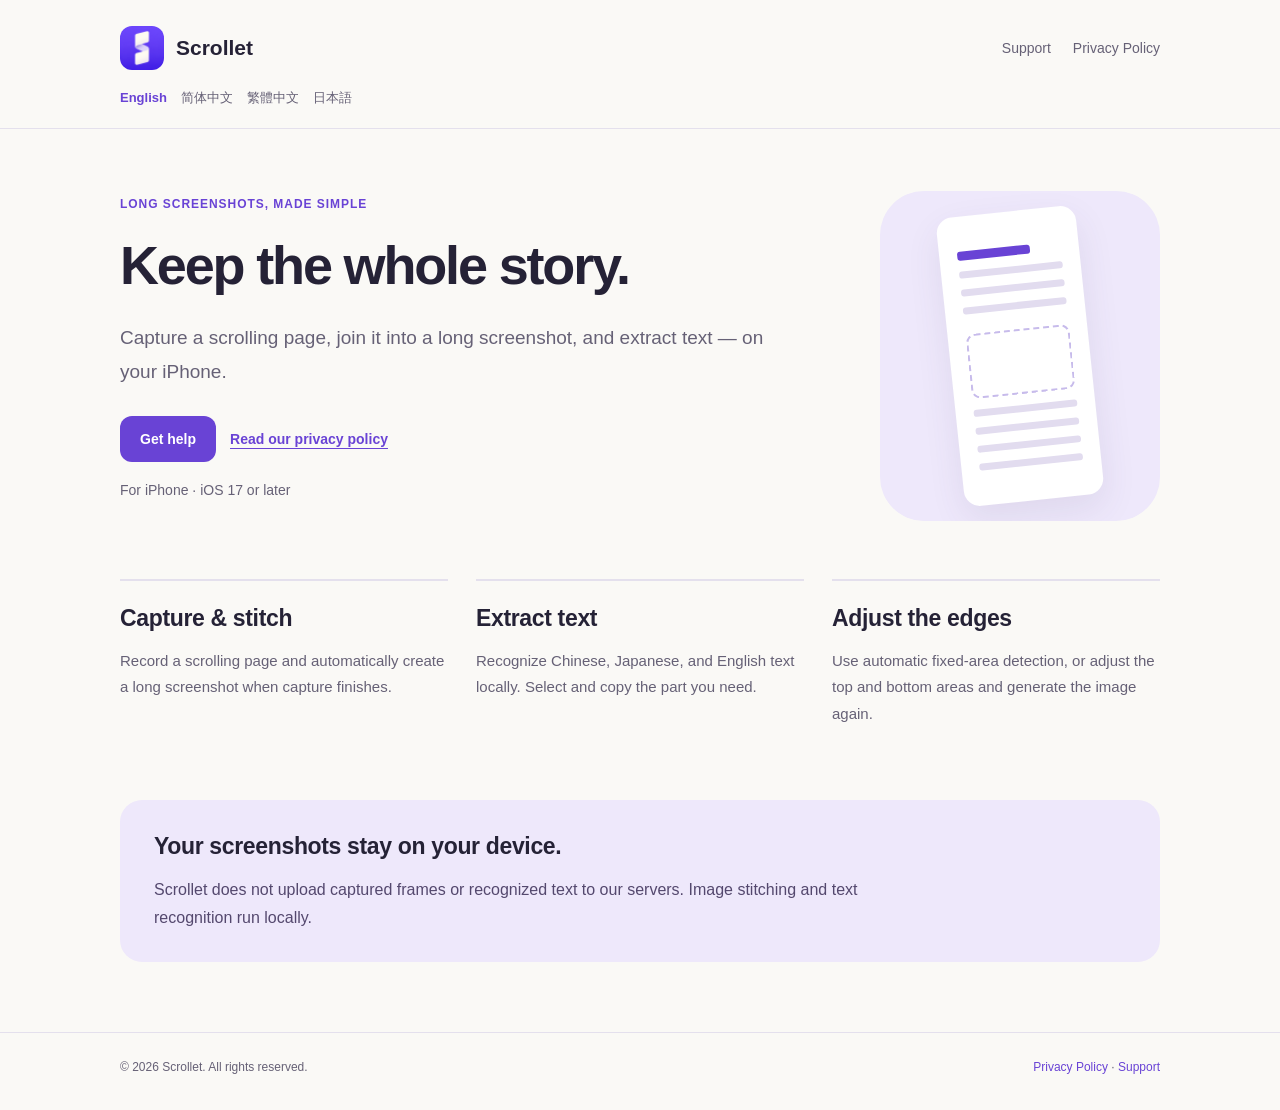
<file: index.html>
<!doctype html>
<html lang="en"><head><meta charset="utf-8"><meta name="viewport" content="width=device-width,initial-scale=1"><meta name="color-scheme" content="light"><title>Scrollet</title><meta name="description" content="Scrollet does not upload captured frames or recognized text to our servers. Image stitching and text recognition run locally."><link rel="icon" href="assets/icon.png"><link rel="stylesheet" href="assets/style.css"></head><body><a class="skip" href="#main">Skip to content</a><header><div class="wrap"><div class="top"><a class="brand" href="index.html"><img src="assets/icon.png" alt="" width="44" height="44">Scrollet</a><nav aria-label="Home"><a href="support.html">Support</a><a href="privacy.html">Privacy Policy</a></nav></div><div class="langs"><a href="index.html" lang="en" hreflang="en" aria-current="true">English</a><a href="zh-Hans/index.html" lang="zh-Hans" hreflang="zh-Hans">简体中文</a><a href="zh-Hant/index.html" lang="zh-Hant" hreflang="zh-Hant">繁體中文</a><a href="ja/index.html" lang="ja" hreflang="ja">日本語</a></div></div></header><main id="main" class="wrap"><div class="hero"><div><p class="eyebrow">LONG SCREENSHOTS, MADE SIMPLE</p><h1>Keep the whole story.</h1><p class="lead">Capture a scrolling page, join it into a long screenshot, and extract text — on your iPhone.</p><div class="actions"><a class="button" href="support.html">Get help</a><a class="secondary" href="privacy.html">Read our privacy policy</a></div><p class="meta">For iPhone · iOS 17 or later</p></div><div class="illustration" aria-hidden="true"><div class="ribbon"><span></span><span></span><span></span><span></span><i></i><span></span><span></span><span></span><span></span></div></div></div><div class="features"><article><h2>Capture &amp; stitch</h2><p>Record a scrolling page and automatically create a long screenshot when capture finishes.</p></article><article><h2>Extract text</h2><p>Recognize Chinese, Japanese, and English text locally. Select and copy the part you need.</p></article><article><h2>Adjust the edges</h2><p>Use automatic fixed-area detection, or adjust the top and bottom areas and generate the image again.</p></article></div><aside class="notice"><h2>Your screenshots stay on your device.</h2><p>Scrollet does not upload captured frames or recognized text to our servers. Image stitching and text recognition run locally.</p></aside></main><footer><div class="wrap foot"><span>© 2026 Scrollet. All rights reserved.</span><span><a href="privacy.html">Privacy Policy</a> · <a href="support.html">Support</a></span></div></footer></body></html>
</file>
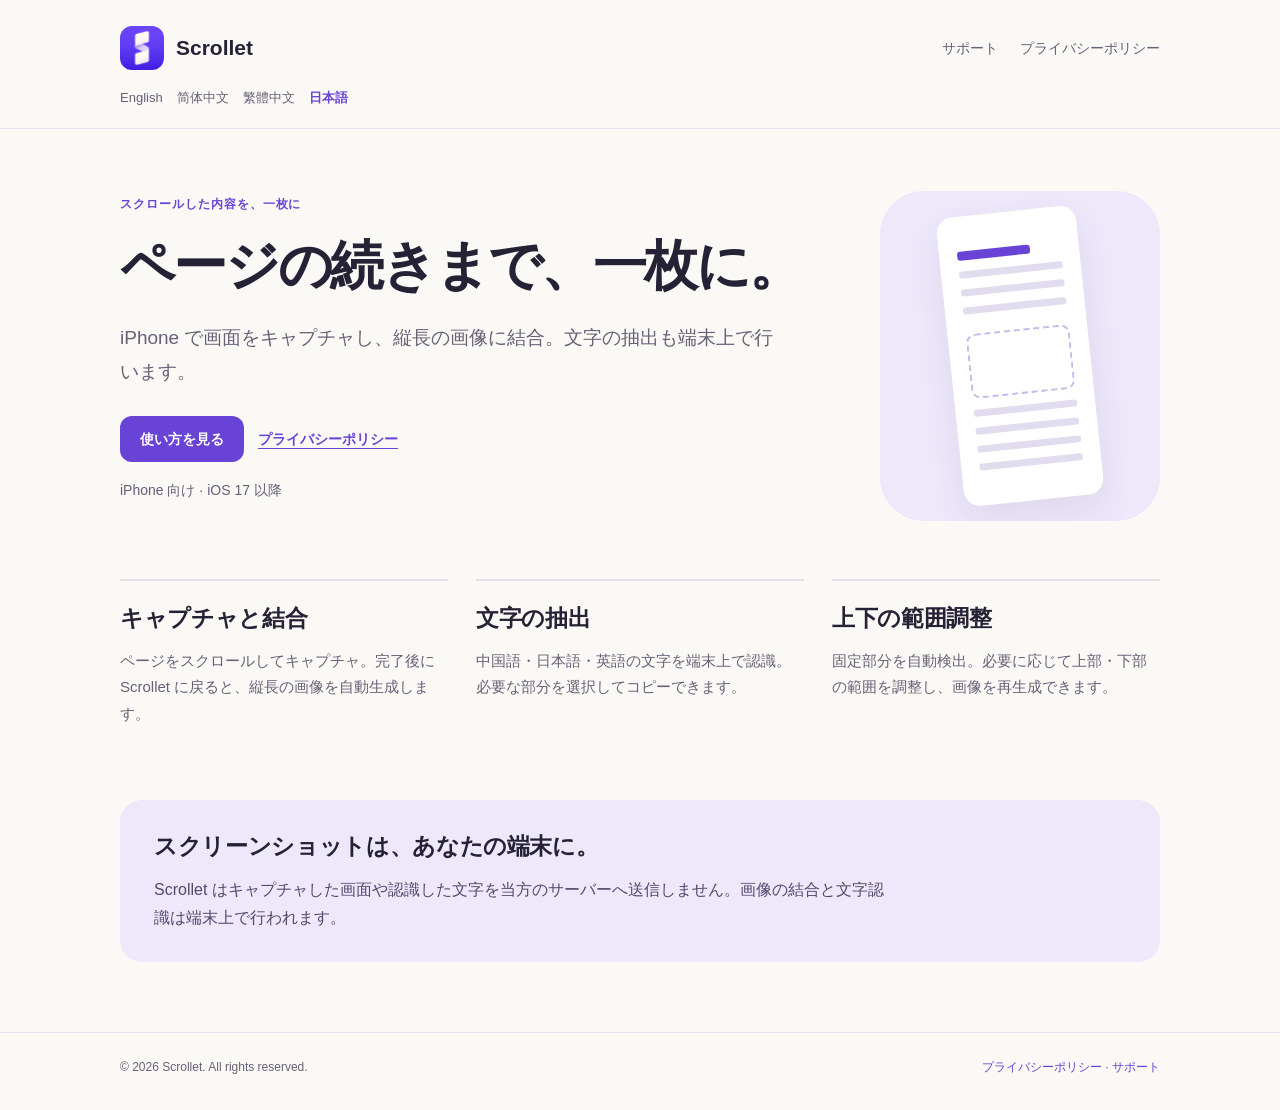
<file: ja/index.html>
<!doctype html>
<html lang="ja"><head><meta charset="utf-8"><meta name="viewport" content="width=device-width,initial-scale=1"><meta name="color-scheme" content="light"><title>Scrollet</title><meta name="description" content="Scrollet はキャプチャした画面や認識した文字を当方のサーバーへ送信しません。画像の結合と文字認識は端末上で行われます。"><link rel="icon" href="../assets/icon.png"><link rel="stylesheet" href="../assets/style.css"></head><body><a class="skip" href="#main">本文へ移動</a><header><div class="wrap"><div class="top"><a class="brand" href="index.html"><img src="../assets/icon.png" alt="" width="44" height="44">Scrollet</a><nav aria-label="ホーム"><a href="support.html">サポート</a><a href="privacy.html">プライバシーポリシー</a></nav></div><div class="langs"><a href="../index.html" lang="en" hreflang="en">English</a><a href="../zh-Hans/index.html" lang="zh-Hans" hreflang="zh-Hans">简体中文</a><a href="../zh-Hant/index.html" lang="zh-Hant" hreflang="zh-Hant">繁體中文</a><a href="../ja/index.html" lang="ja" hreflang="ja" aria-current="true">日本語</a></div></div></header><main id="main" class="wrap"><div class="hero"><div><p class="eyebrow">スクロールした内容を、一枚に</p><h1>ページの続きまで、一枚に。</h1><p class="lead">iPhone で画面をキャプチャし、縦長の画像に結合。文字の抽出も端末上で行います。</p><div class="actions"><a class="button" href="support.html">使い方を見る</a><a class="secondary" href="privacy.html">プライバシーポリシー</a></div><p class="meta">iPhone 向け · iOS 17 以降</p></div><div class="illustration" aria-hidden="true"><div class="ribbon"><span></span><span></span><span></span><span></span><i></i><span></span><span></span><span></span><span></span></div></div></div><div class="features"><article><h2>キャプチャと結合</h2><p>ページをスクロールしてキャプチャ。完了後に Scrollet に戻ると、縦長の画像を自動生成します。</p></article><article><h2>文字の抽出</h2><p>中国語・日本語・英語の文字を端末上で認識。必要な部分を選択してコピーできます。</p></article><article><h2>上下の範囲調整</h2><p>固定部分を自動検出。必要に応じて上部・下部の範囲を調整し、画像を再生成できます。</p></article></div><aside class="notice"><h2>スクリーンショットは、あなたの端末に。</h2><p>Scrollet はキャプチャした画面や認識した文字を当方のサーバーへ送信しません。画像の結合と文字認識は端末上で行われます。</p></aside></main><footer><div class="wrap foot"><span>© 2026 Scrollet. All rights reserved.</span><span><a href="privacy.html">プライバシーポリシー</a> · <a href="support.html">サポート</a></span></div></footer></body></html>
</file>
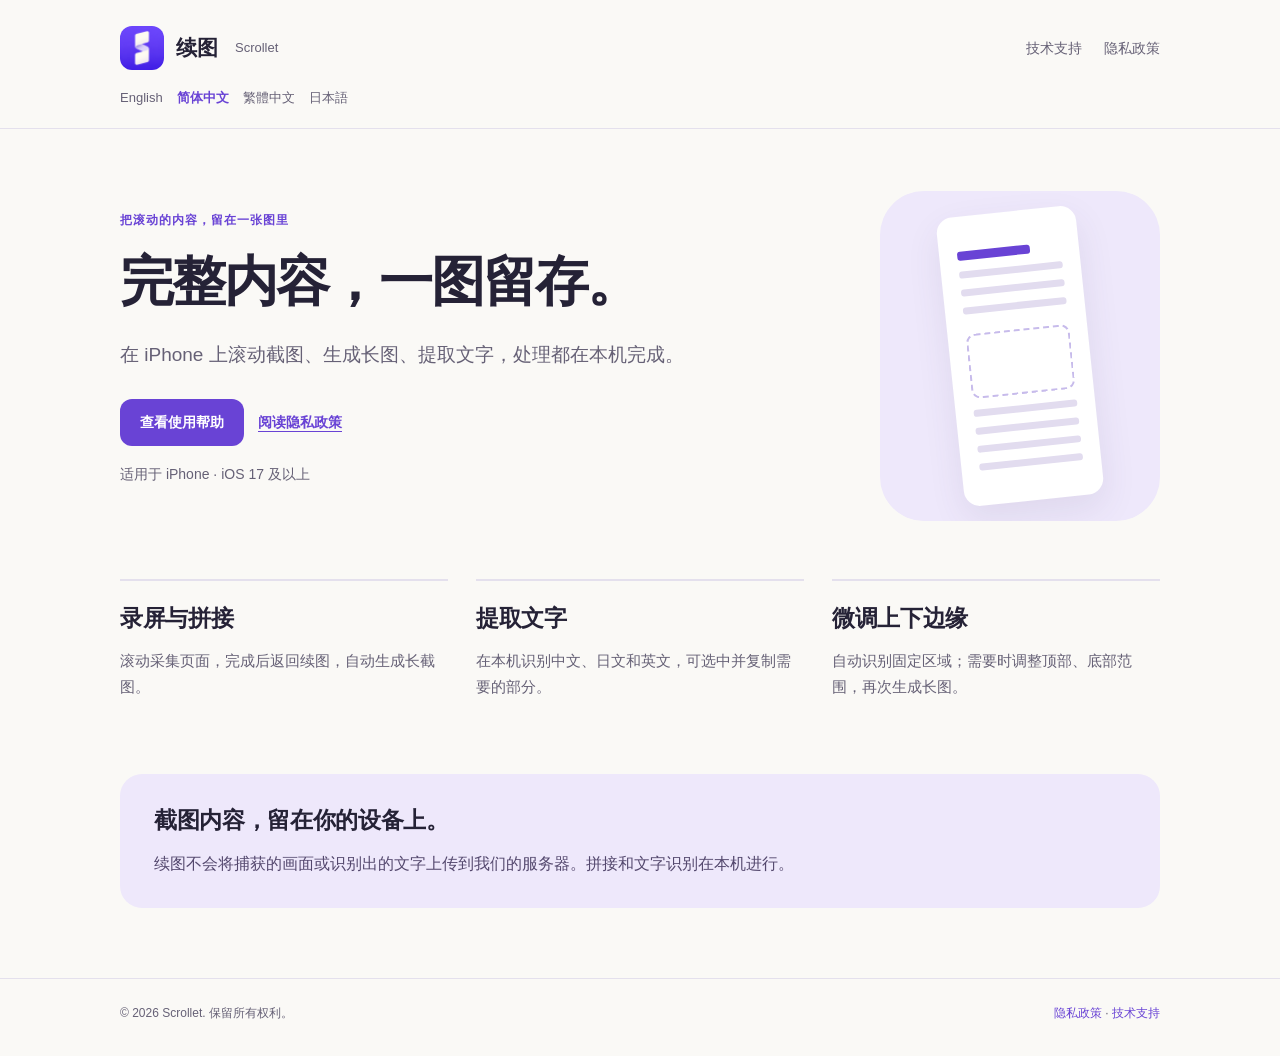
<file: zh-Hans/index.html>
<!doctype html>
<html lang="zh-Hans"><head><meta charset="utf-8"><meta name="viewport" content="width=device-width,initial-scale=1"><meta name="color-scheme" content="light"><title>续图</title><meta name="description" content="续图不会将捕获的画面或识别出的文字上传到我们的服务器。拼接和文字识别在本机进行。"><link rel="icon" href="../assets/icon.png"><link rel="stylesheet" href="../assets/style.css"></head><body><a class="skip" href="#main">跳到正文</a><header><div class="wrap"><div class="top"><a class="brand" href="index.html"><img src="../assets/icon.png" alt="" width="44" height="44">续图<small>Scrollet</small></a><nav aria-label="首页"><a href="support.html">技术支持</a><a href="privacy.html">隐私政策</a></nav></div><div class="langs"><a href="../index.html" lang="en" hreflang="en">English</a><a href="../zh-Hans/index.html" lang="zh-Hans" hreflang="zh-Hans" aria-current="true">简体中文</a><a href="../zh-Hant/index.html" lang="zh-Hant" hreflang="zh-Hant">繁體中文</a><a href="../ja/index.html" lang="ja" hreflang="ja">日本語</a></div></div></header><main id="main" class="wrap"><div class="hero"><div><p class="eyebrow">把滚动的内容，留在一张图里</p><h1>完整内容，一图留存。</h1><p class="lead">在 iPhone 上滚动截图、生成长图、提取文字，处理都在本机完成。</p><div class="actions"><a class="button" href="support.html">查看使用帮助</a><a class="secondary" href="privacy.html">阅读隐私政策</a></div><p class="meta">适用于 iPhone · iOS 17 及以上</p></div><div class="illustration" aria-hidden="true"><div class="ribbon"><span></span><span></span><span></span><span></span><i></i><span></span><span></span><span></span><span></span></div></div></div><div class="features"><article><h2>录屏与拼接</h2><p>滚动采集页面，完成后返回续图，自动生成长截图。</p></article><article><h2>提取文字</h2><p>在本机识别中文、日文和英文，可选中并复制需要的部分。</p></article><article><h2>微调上下边缘</h2><p>自动识别固定区域；需要时调整顶部、底部范围，再次生成长图。</p></article></div><aside class="notice"><h2>截图内容，留在你的设备上。</h2><p>续图不会将捕获的画面或识别出的文字上传到我们的服务器。拼接和文字识别在本机进行。</p></aside></main><footer><div class="wrap foot"><span>© 2026 Scrollet. 保留所有权利。</span><span><a href="privacy.html">隐私政策</a> · <a href="support.html">技术支持</a></span></div></footer></body></html>
</file>
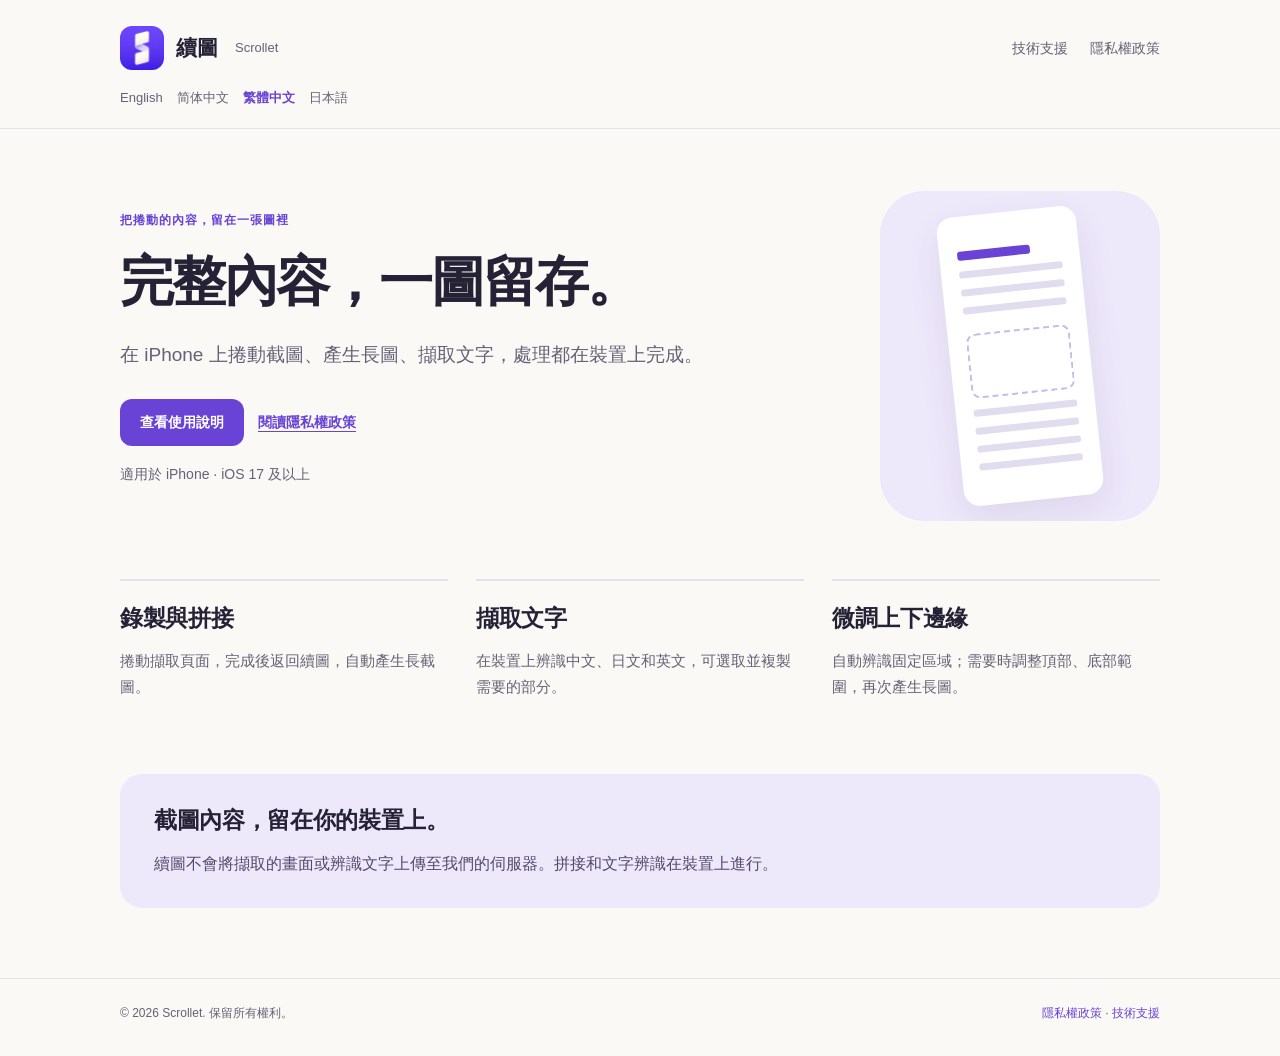
<file: zh-Hant/index.html>
<!doctype html>
<html lang="zh-Hant"><head><meta charset="utf-8"><meta name="viewport" content="width=device-width,initial-scale=1"><meta name="color-scheme" content="light"><title>續圖</title><meta name="description" content="續圖不會將擷取的畫面或辨識文字上傳至我們的伺服器。拼接和文字辨識在裝置上進行。"><link rel="icon" href="../assets/icon.png"><link rel="stylesheet" href="../assets/style.css"></head><body><a class="skip" href="#main">跳至正文</a><header><div class="wrap"><div class="top"><a class="brand" href="index.html"><img src="../assets/icon.png" alt="" width="44" height="44">續圖<small>Scrollet</small></a><nav aria-label="首頁"><a href="support.html">技術支援</a><a href="privacy.html">隱私權政策</a></nav></div><div class="langs"><a href="../index.html" lang="en" hreflang="en">English</a><a href="../zh-Hans/index.html" lang="zh-Hans" hreflang="zh-Hans">简体中文</a><a href="../zh-Hant/index.html" lang="zh-Hant" hreflang="zh-Hant" aria-current="true">繁體中文</a><a href="../ja/index.html" lang="ja" hreflang="ja">日本語</a></div></div></header><main id="main" class="wrap"><div class="hero"><div><p class="eyebrow">把捲動的內容，留在一張圖裡</p><h1>完整內容，一圖留存。</h1><p class="lead">在 iPhone 上捲動截圖、產生長圖、擷取文字，處理都在裝置上完成。</p><div class="actions"><a class="button" href="support.html">查看使用說明</a><a class="secondary" href="privacy.html">閱讀隱私權政策</a></div><p class="meta">適用於 iPhone · iOS 17 及以上</p></div><div class="illustration" aria-hidden="true"><div class="ribbon"><span></span><span></span><span></span><span></span><i></i><span></span><span></span><span></span><span></span></div></div></div><div class="features"><article><h2>錄製與拼接</h2><p>捲動擷取頁面，完成後返回續圖，自動產生長截圖。</p></article><article><h2>擷取文字</h2><p>在裝置上辨識中文、日文和英文，可選取並複製需要的部分。</p></article><article><h2>微調上下邊緣</h2><p>自動辨識固定區域；需要時調整頂部、底部範圍，再次產生長圖。</p></article></div><aside class="notice"><h2>截圖內容，留在你的裝置上。</h2><p>續圖不會將擷取的畫面或辨識文字上傳至我們的伺服器。拼接和文字辨識在裝置上進行。</p></aside></main><footer><div class="wrap foot"><span>© 2026 Scrollet. 保留所有權利。</span><span><a href="privacy.html">隱私權政策</a> · <a href="support.html">技術支援</a></span></div></footer></body></html>
</file>
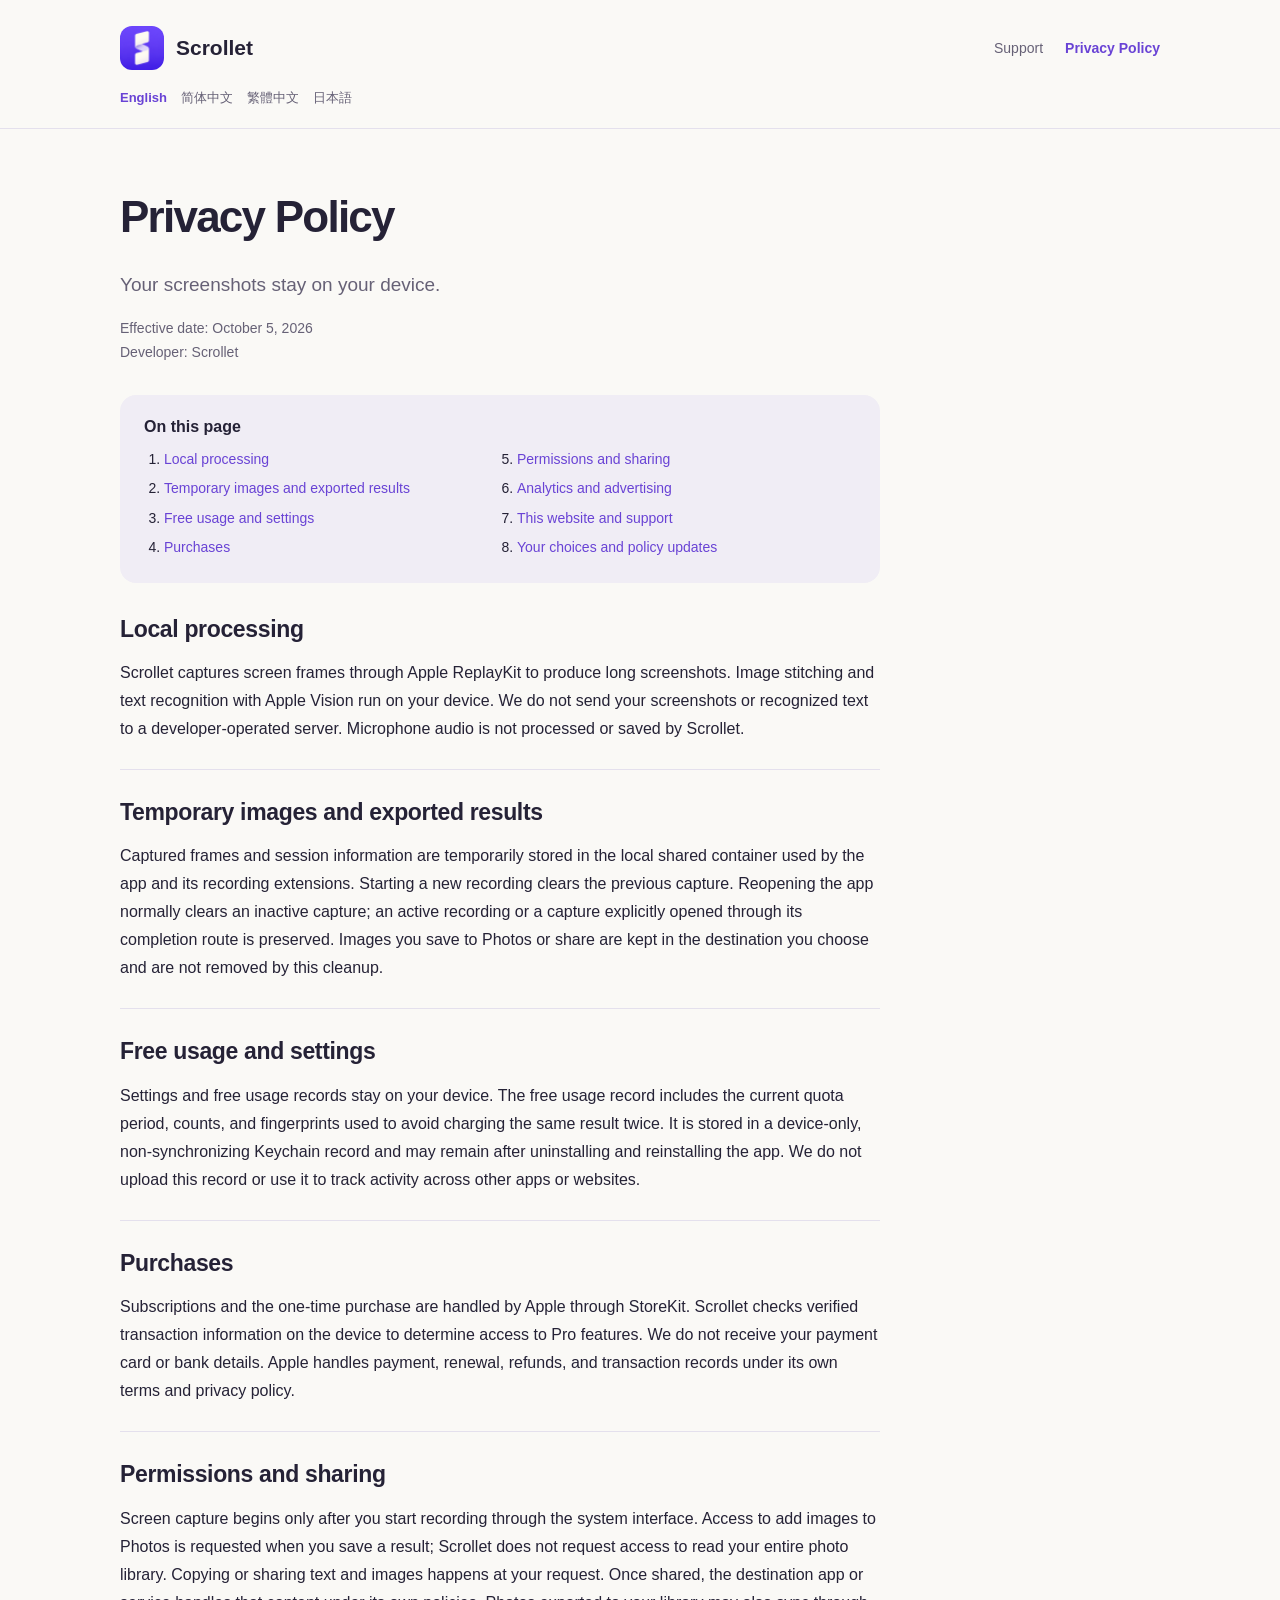
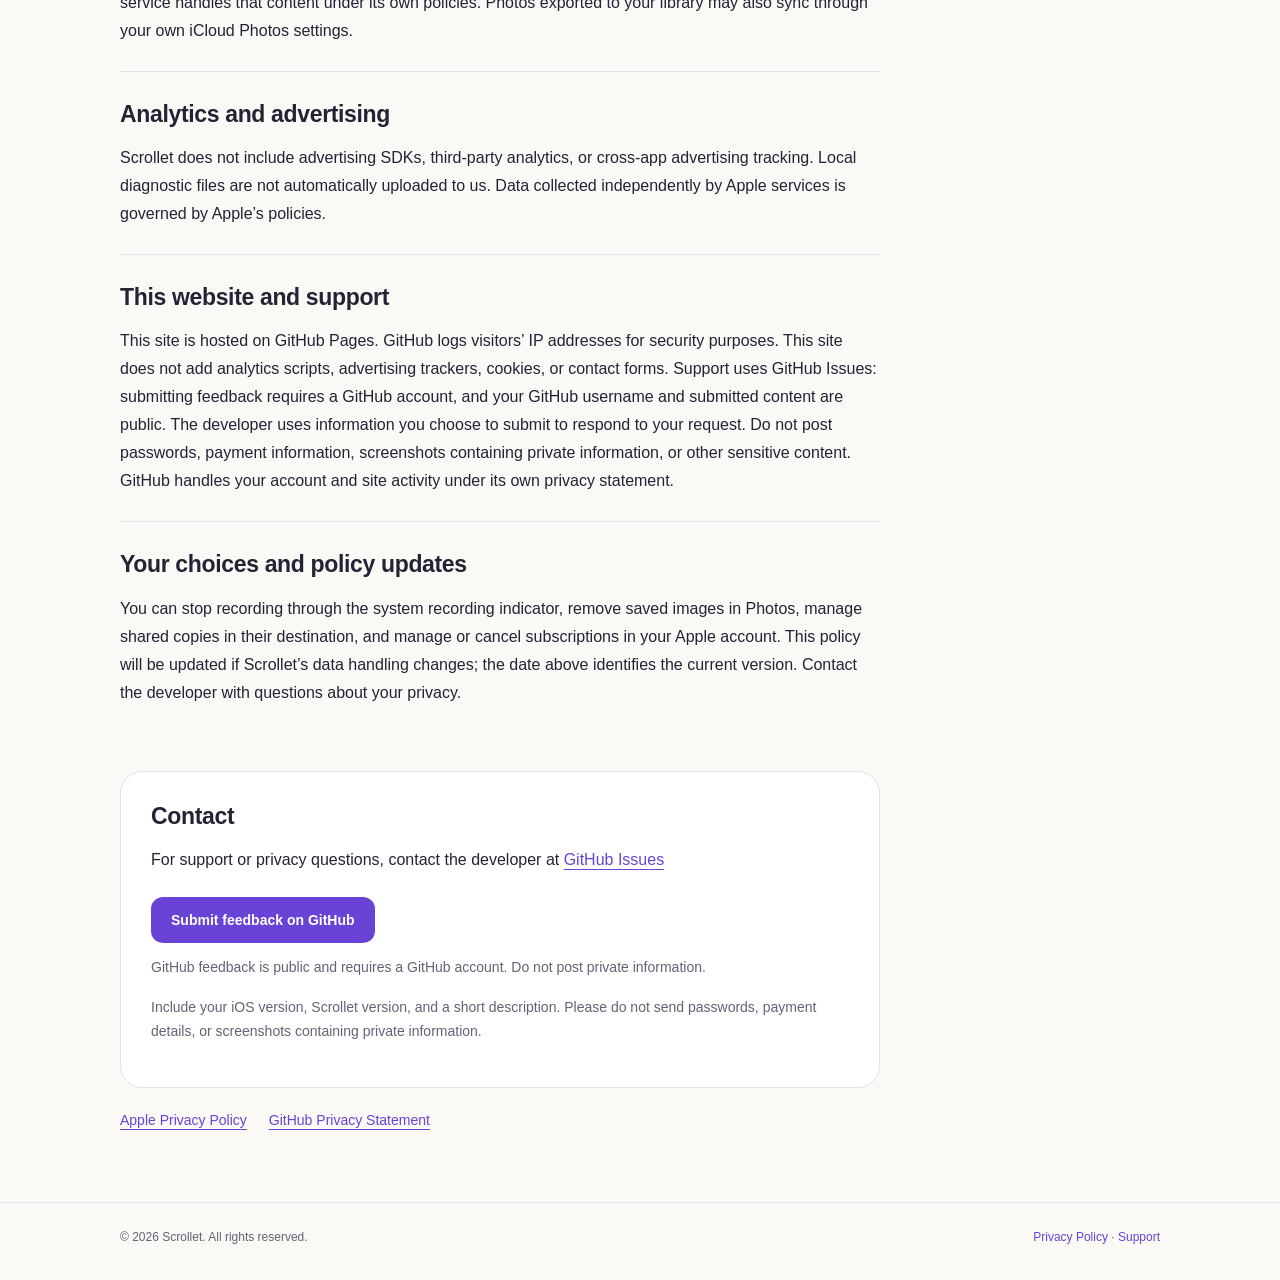
<file: privacy.html>
<!doctype html>
<html lang="en"><head><meta charset="utf-8"><meta name="viewport" content="width=device-width,initial-scale=1"><meta name="color-scheme" content="light"><title>Privacy Policy · Scrollet</title><meta name="description" content="Scrollet does not upload captured frames or recognized text to our servers. Image stitching and text recognition run locally."><link rel="icon" href="assets/icon.png"><link rel="stylesheet" href="assets/style.css"></head><body><a class="skip" href="#main">Skip to content</a><header><div class="wrap"><div class="top"><a class="brand" href="index.html"><img src="assets/icon.png" alt="" width="44" height="44">Scrollet</a><nav aria-label="Home"><a href="support.html">Support</a><a href="privacy.html" aria-current="page">Privacy Policy</a></nav></div><div class="langs"><a href="privacy.html" lang="en" hreflang="en" aria-current="true">English</a><a href="zh-Hans/privacy.html" lang="zh-Hans" hreflang="zh-Hans">简体中文</a><a href="zh-Hant/privacy.html" lang="zh-Hant" hreflang="zh-Hant">繁體中文</a><a href="ja/privacy.html" lang="ja" hreflang="ja">日本語</a></div></div></header><main id="main" class="wrap"><div class="doc"><h1>Privacy Policy</h1><p class="lead">Your screenshots stay on your device.</p><p class="meta">Effective date: October 5, 2026<br>Developer: Scrollet</p><div class="toc"><strong>On this page</strong><ol><li><a href="#policy-1">Local processing</a></li><li><a href="#policy-2">Temporary images and exported results</a></li><li><a href="#policy-3">Free usage and settings</a></li><li><a href="#policy-4">Purchases</a></li><li><a href="#policy-5">Permissions and sharing</a></li><li><a href="#policy-6">Analytics and advertising</a></li><li><a href="#policy-7">This website and support</a></li><li><a href="#policy-8">Your choices and policy updates</a></li></ol></div><section id="policy-1"><h2>Local processing</h2><p>Scrollet captures screen frames through Apple ReplayKit to produce long screenshots. Image stitching and text recognition with Apple Vision run on your device. We do not send your screenshots or recognized text to a developer-operated server. Microphone audio is not processed or saved by Scrollet.</p></section><section id="policy-2"><h2>Temporary images and exported results</h2><p>Captured frames and session information are temporarily stored in the local shared container used by the app and its recording extensions. Starting a new recording clears the previous capture. Reopening the app normally clears an inactive capture; an active recording or a capture explicitly opened through its completion route is preserved. Images you save to Photos or share are kept in the destination you choose and are not removed by this cleanup.</p></section><section id="policy-3"><h2>Free usage and settings</h2><p>Settings and free usage records stay on your device. The free usage record includes the current quota period, counts, and fingerprints used to avoid charging the same result twice. It is stored in a device-only, non-synchronizing Keychain record and may remain after uninstalling and reinstalling the app. We do not upload this record or use it to track activity across other apps or websites.</p></section><section id="policy-4"><h2>Purchases</h2><p>Subscriptions and the one-time purchase are handled by Apple through StoreKit. Scrollet checks verified transaction information on the device to determine access to Pro features. We do not receive your payment card or bank details. Apple handles payment, renewal, refunds, and transaction records under its own terms and privacy policy.</p></section><section id="policy-5"><h2>Permissions and sharing</h2><p>Screen capture begins only after you start recording through the system interface. Access to add images to Photos is requested when you save a result; Scrollet does not request access to read your entire photo library. Copying or sharing text and images happens at your request. Once shared, the destination app or service handles that content under its own policies. Photos exported to your library may also sync through your own iCloud Photos settings.</p></section><section id="policy-6"><h2>Analytics and advertising</h2><p>Scrollet does not include advertising SDKs, third-party analytics, or cross-app advertising tracking. Local diagnostic files are not automatically uploaded to us. Data collected independently by Apple services is governed by Apple’s policies.</p></section><section id="policy-7"><h2>This website and support</h2><p>This site is hosted on GitHub Pages. GitHub logs visitors’ IP addresses for security purposes. This site does not add analytics scripts, advertising trackers, cookies, or contact forms. Support uses GitHub Issues: submitting feedback requires a GitHub account, and your GitHub username and submitted content are public. The developer uses information you choose to submit to respond to your request. Do not post passwords, payment information, screenshots containing private information, or other sensitive content. GitHub handles your account and site activity under its own privacy statement.</p></section><section id="policy-8"><h2>Your choices and policy updates</h2><p>You can stop recording through the system recording indicator, remove saved images in Photos, manage shared copies in their destination, and manage or cancel subscriptions in your Apple account. This policy will be updated if Scrollet’s data handling changes; the date above identifies the current version. Contact the developer with questions about your privacy.</p></section><aside class="contact" id="contact"><h2>Contact</h2><p>For support or privacy questions, contact the developer at <a href="https://github.com/tws521yy/scrollet-web/issues/new">GitHub Issues</a></p><a class="button" href="https://github.com/tws521yy/scrollet-web/issues/new">Submit feedback on GitHub</a><p class="muted">GitHub feedback is public and requires a GitHub account. Do not post private information.</p><p class="muted">Include your iOS version, Scrollet version, and a short description. Please do not send passwords, payment details, or screenshots containing private information.</p></aside><div class="external"><a href="https://www.apple.com/legal/privacy/">Apple Privacy Policy</a><a href="https://docs.github.com/en/site-policy/privacy-policies/github-general-privacy-statement">GitHub Privacy Statement</a></div></div></main><footer><div class="wrap foot"><span>© 2026 Scrollet. All rights reserved.</span><span><a href="privacy.html">Privacy Policy</a> · <a href="support.html">Support</a></span></div></footer></body></html>
</file>
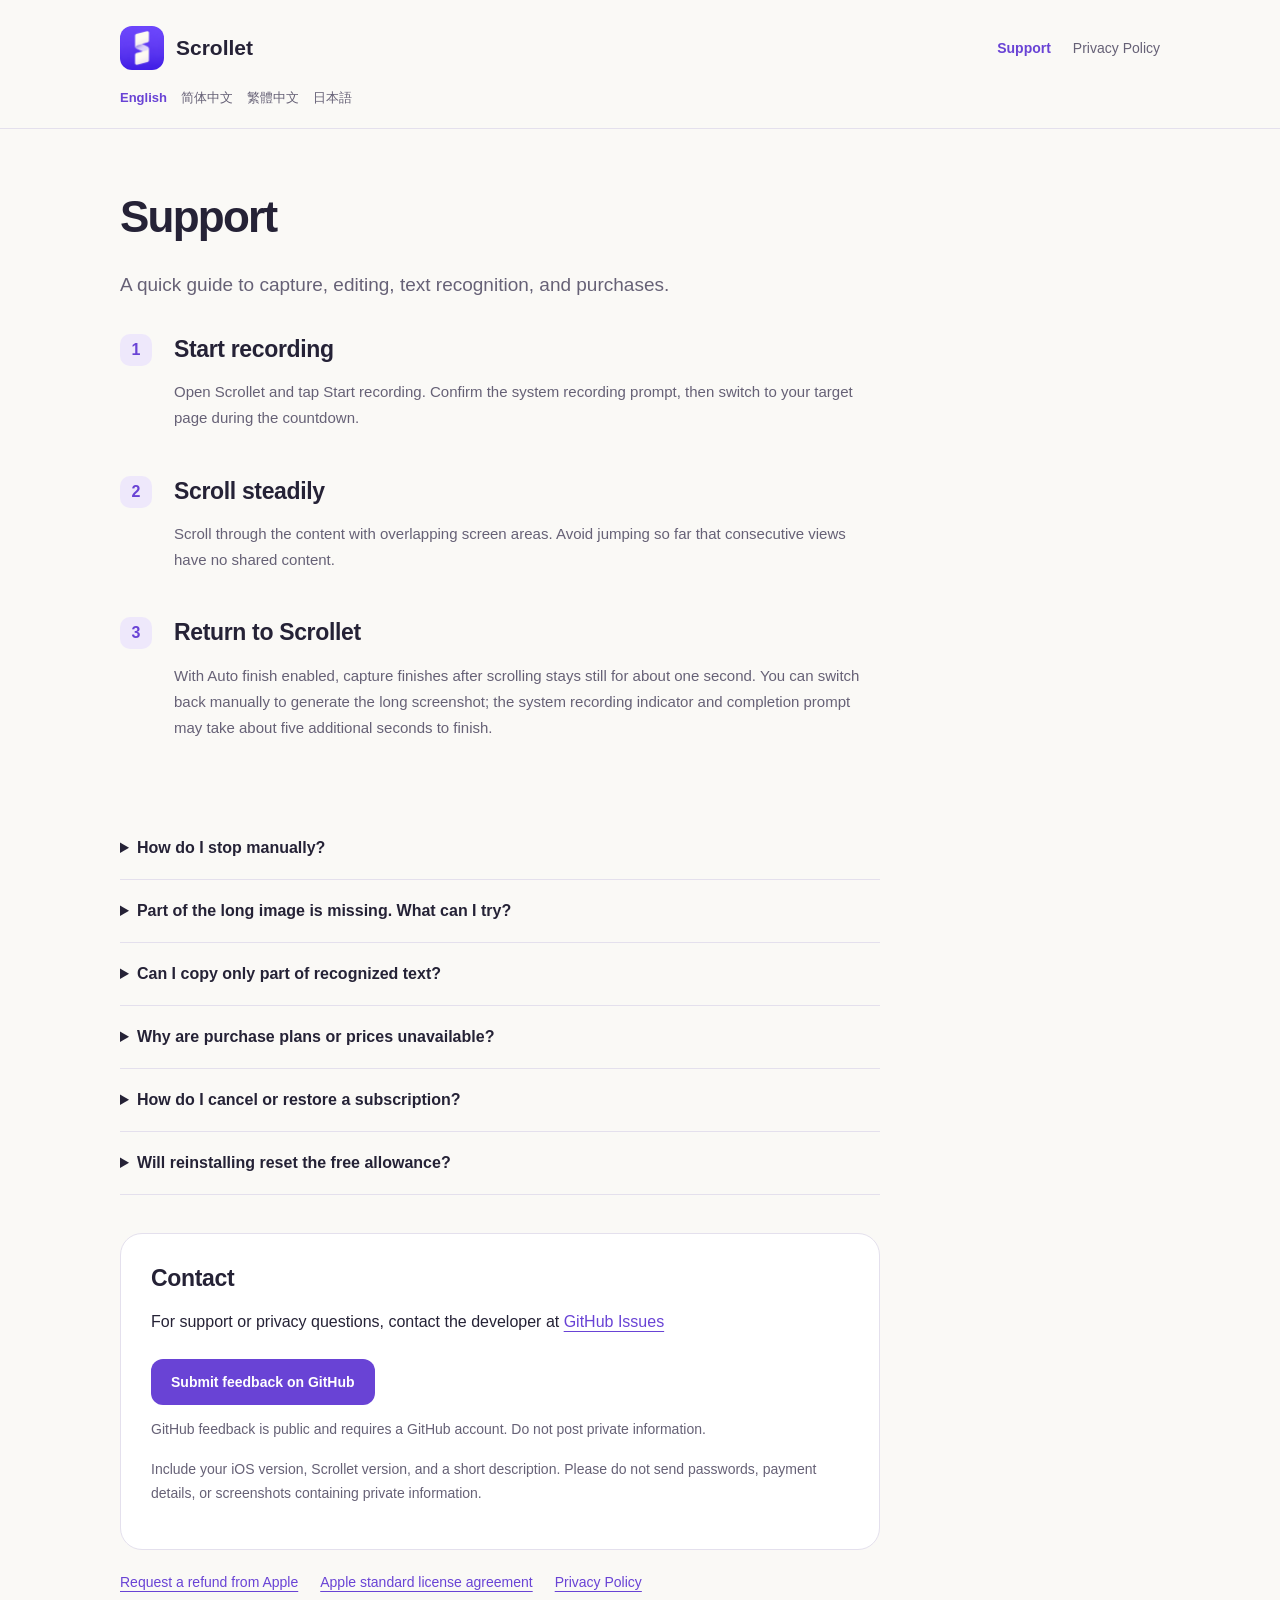
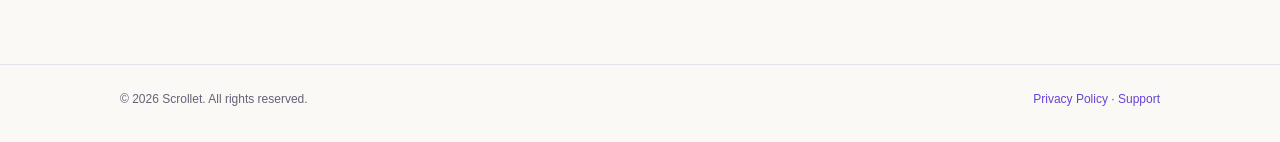
<file: support.html>
<!doctype html>
<html lang="en"><head><meta charset="utf-8"><meta name="viewport" content="width=device-width,initial-scale=1"><meta name="color-scheme" content="light"><title>Support · Scrollet</title><meta name="description" content="A quick guide to capture, editing, text recognition, and purchases."><link rel="icon" href="assets/icon.png"><link rel="stylesheet" href="assets/style.css"></head><body><a class="skip" href="#main">Skip to content</a><header><div class="wrap"><div class="top"><a class="brand" href="index.html"><img src="assets/icon.png" alt="" width="44" height="44">Scrollet</a><nav aria-label="Home"><a href="support.html" aria-current="page">Support</a><a href="privacy.html">Privacy Policy</a></nav></div><div class="langs"><a href="support.html" lang="en" hreflang="en" aria-current="true">English</a><a href="zh-Hans/support.html" lang="zh-Hans" hreflang="zh-Hans">简体中文</a><a href="zh-Hant/support.html" lang="zh-Hant" hreflang="zh-Hant">繁體中文</a><a href="ja/support.html" lang="ja" hreflang="ja">日本語</a></div></div></header><main id="main" class="wrap"><div class="doc"><h1>Support</h1><p class="lead">A quick guide to capture, editing, text recognition, and purchases.</p><ol class="steps"><li><h2>Start recording</h2><p>Open Scrollet and tap Start recording. Confirm the system recording prompt, then switch to your target page during the countdown.</p></li><li><h2>Scroll steadily</h2><p>Scroll through the content with overlapping screen areas. Avoid jumping so far that consecutive views have no shared content.</p></li><li><h2>Return to Scrollet</h2><p>With Auto finish enabled, capture finishes after scrolling stays still for about one second. You can switch back manually to generate the long screenshot; the system recording indicator and completion prompt may take about five additional seconds to finish.</p></li></ol><details><summary>How do I stop manually?</summary><p>Tap the red recording indicator at the top of the screen and confirm stopping. Return to Scrollet to generate your image.</p></details><details><summary>Part of the long image is missing. What can I try?</summary><p>Try scrolling more slowly with more overlap. After returning, adjust the fixed top or bottom areas if needed, then use the manual generate button to stitch again. If there is no reliable overlap, make a new recording.</p></details><details><summary>Can I copy only part of recognized text?</summary><p>Open text recognition from the long-image result, wait for recognition to finish, then press and hold the text and adjust the selection handles. You can also copy the whole result.</p></details><details><summary>Why are purchase plans or prices unavailable?</summary><p>Check your network and reload the plans. Prices come from the App Store region used for purchases, not the app’s interface language. Restore purchases with the Apple account used for the original purchase if Pro access is missing.</p></details><details><summary>How do I cancel or restore a subscription?</summary><p>Use Restore purchases in Scrollet to recheck your purchases. Manage or cancel subscriptions through Settings → your name → Subscriptions. A one-time purchase does not renew. Refund requests are handled by Apple.</p></details><details><summary>Will reinstalling reset the free allowance?</summary><p>Free usage is stored in this device’s Keychain and can survive a normal reinstall. Reinstalling does not reliably reset the allowance.</p></details><aside class="contact" id="contact"><h2>Contact</h2><p>For support or privacy questions, contact the developer at <a href="https://github.com/tws521yy/scrollet-web/issues/new">GitHub Issues</a></p><a class="button" href="https://github.com/tws521yy/scrollet-web/issues/new">Submit feedback on GitHub</a><p class="muted">GitHub feedback is public and requires a GitHub account. Do not post private information.</p><p class="muted">Include your iOS version, Scrollet version, and a short description. Please do not send passwords, payment details, or screenshots containing private information.</p></aside><div class="external"><a href="https://support.apple.com/118223">Request a refund from Apple</a><a href="https://www.apple.com/legal/internet-services/itunes/dev/stdeula/">Apple standard license agreement</a><a href="privacy.html">Privacy Policy</a></div></div></main><footer><div class="wrap foot"><span>© 2026 Scrollet. All rights reserved.</span><span><a href="privacy.html">Privacy Policy</a> · <a href="support.html">Support</a></span></div></footer></body></html>
</file>
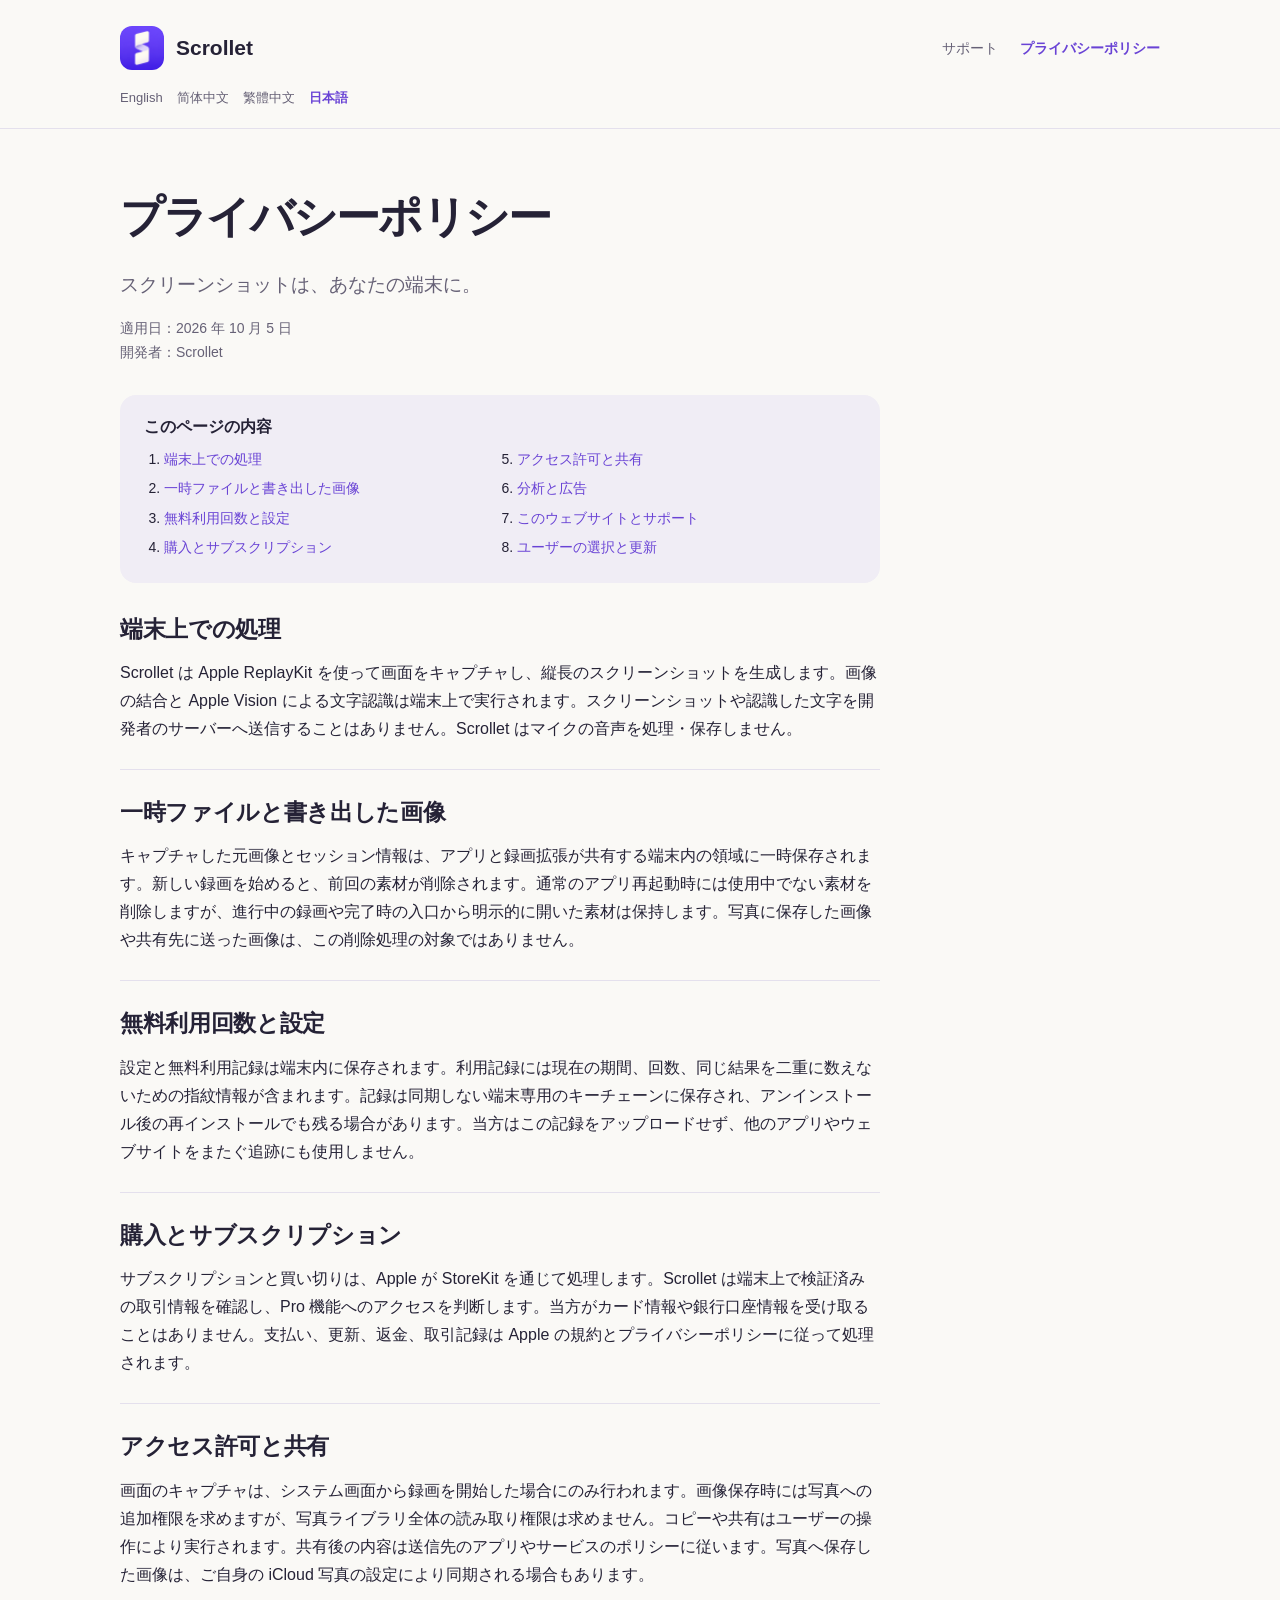
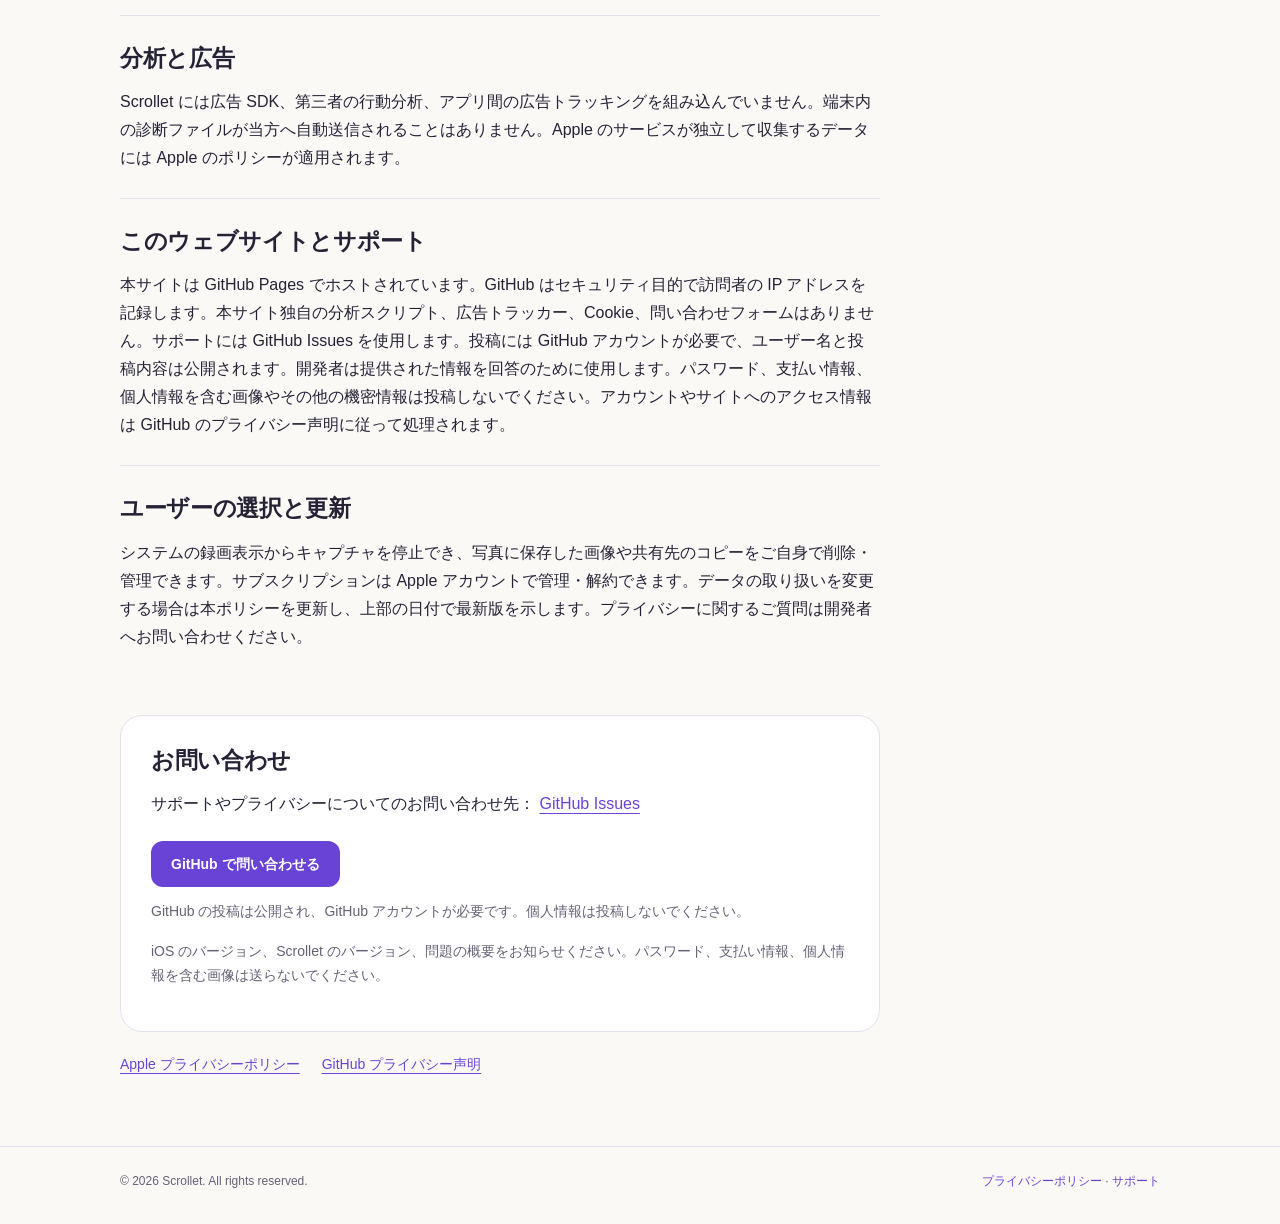
<file: ja/privacy.html>
<!doctype html>
<html lang="ja"><head><meta charset="utf-8"><meta name="viewport" content="width=device-width,initial-scale=1"><meta name="color-scheme" content="light"><title>プライバシーポリシー · Scrollet</title><meta name="description" content="Scrollet はキャプチャした画面や認識した文字を当方のサーバーへ送信しません。画像の結合と文字認識は端末上で行われます。"><link rel="icon" href="../assets/icon.png"><link rel="stylesheet" href="../assets/style.css"></head><body><a class="skip" href="#main">本文へ移動</a><header><div class="wrap"><div class="top"><a class="brand" href="index.html"><img src="../assets/icon.png" alt="" width="44" height="44">Scrollet</a><nav aria-label="ホーム"><a href="support.html">サポート</a><a href="privacy.html" aria-current="page">プライバシーポリシー</a></nav></div><div class="langs"><a href="../privacy.html" lang="en" hreflang="en">English</a><a href="../zh-Hans/privacy.html" lang="zh-Hans" hreflang="zh-Hans">简体中文</a><a href="../zh-Hant/privacy.html" lang="zh-Hant" hreflang="zh-Hant">繁體中文</a><a href="../ja/privacy.html" lang="ja" hreflang="ja" aria-current="true">日本語</a></div></div></header><main id="main" class="wrap"><div class="doc"><h1>プライバシーポリシー</h1><p class="lead">スクリーンショットは、あなたの端末に。</p><p class="meta">適用日：2026 年 10 月 5 日<br>開発者：Scrollet</p><div class="toc"><strong>このページの内容</strong><ol><li><a href="#policy-1">端末上での処理</a></li><li><a href="#policy-2">一時ファイルと書き出した画像</a></li><li><a href="#policy-3">無料利用回数と設定</a></li><li><a href="#policy-4">購入とサブスクリプション</a></li><li><a href="#policy-5">アクセス許可と共有</a></li><li><a href="#policy-6">分析と広告</a></li><li><a href="#policy-7">このウェブサイトとサポート</a></li><li><a href="#policy-8">ユーザーの選択と更新</a></li></ol></div><section id="policy-1"><h2>端末上での処理</h2><p>Scrollet は Apple ReplayKit を使って画面をキャプチャし、縦長のスクリーンショットを生成します。画像の結合と Apple Vision による文字認識は端末上で実行されます。スクリーンショットや認識した文字を開発者のサーバーへ送信することはありません。Scrollet はマイクの音声を処理・保存しません。</p></section><section id="policy-2"><h2>一時ファイルと書き出した画像</h2><p>キャプチャした元画像とセッション情報は、アプリと録画拡張が共有する端末内の領域に一時保存されます。新しい録画を始めると、前回の素材が削除されます。通常のアプリ再起動時には使用中でない素材を削除しますが、進行中の録画や完了時の入口から明示的に開いた素材は保持します。写真に保存した画像や共有先に送った画像は、この削除処理の対象ではありません。</p></section><section id="policy-3"><h2>無料利用回数と設定</h2><p>設定と無料利用記録は端末内に保存されます。利用記録には現在の期間、回数、同じ結果を二重に数えないための指紋情報が含まれます。記録は同期しない端末専用のキーチェーンに保存され、アンインストール後の再インストールでも残る場合があります。当方はこの記録をアップロードせず、他のアプリやウェブサイトをまたぐ追跡にも使用しません。</p></section><section id="policy-4"><h2>購入とサブスクリプション</h2><p>サブスクリプションと買い切りは、Apple が StoreKit を通じて処理します。Scrollet は端末上で検証済みの取引情報を確認し、Pro 機能へのアクセスを判断します。当方がカード情報や銀行口座情報を受け取ることはありません。支払い、更新、返金、取引記録は Apple の規約とプライバシーポリシーに従って処理されます。</p></section><section id="policy-5"><h2>アクセス許可と共有</h2><p>画面のキャプチャは、システム画面から録画を開始した場合にのみ行われます。画像保存時には写真への追加権限を求めますが、写真ライブラリ全体の読み取り権限は求めません。コピーや共有はユーザーの操作により実行されます。共有後の内容は送信先のアプリやサービスのポリシーに従います。写真へ保存した画像は、ご自身の iCloud 写真の設定により同期される場合もあります。</p></section><section id="policy-6"><h2>分析と広告</h2><p>Scrollet には広告 SDK、第三者の行動分析、アプリ間の広告トラッキングを組み込んでいません。端末内の診断ファイルが当方へ自動送信されることはありません。Apple のサービスが独立して収集するデータには Apple のポリシーが適用されます。</p></section><section id="policy-7"><h2>このウェブサイトとサポート</h2><p>本サイトは GitHub Pages でホストされています。GitHub はセキュリティ目的で訪問者の IP アドレスを記録します。本サイト独自の分析スクリプト、広告トラッカー、Cookie、問い合わせフォームはありません。サポートには GitHub Issues を使用します。投稿には GitHub アカウントが必要で、ユーザー名と投稿内容は公開されます。開発者は提供された情報を回答のために使用します。パスワード、支払い情報、個人情報を含む画像やその他の機密情報は投稿しないでください。アカウントやサイトへのアクセス情報は GitHub のプライバシー声明に従って処理されます。</p></section><section id="policy-8"><h2>ユーザーの選択と更新</h2><p>システムの録画表示からキャプチャを停止でき、写真に保存した画像や共有先のコピーをご自身で削除・管理できます。サブスクリプションは Apple アカウントで管理・解約できます。データの取り扱いを変更する場合は本ポリシーを更新し、上部の日付で最新版を示します。プライバシーに関するご質問は開発者へお問い合わせください。</p></section><aside class="contact" id="contact"><h2>お問い合わせ</h2><p>サポートやプライバシーについてのお問い合わせ先： <a href="https://github.com/tws521yy/scrollet-web/issues/new">GitHub Issues</a></p><a class="button" href="https://github.com/tws521yy/scrollet-web/issues/new">GitHub で問い合わせる</a><p class="muted">GitHub の投稿は公開され、GitHub アカウントが必要です。個人情報は投稿しないでください。</p><p class="muted">iOS のバージョン、Scrollet のバージョン、問題の概要をお知らせください。パスワード、支払い情報、個人情報を含む画像は送らないでください。</p></aside><div class="external"><a href="https://www.apple.com/legal/privacy/">Apple プライバシーポリシー</a><a href="https://docs.github.com/en/site-policy/privacy-policies/github-general-privacy-statement">GitHub プライバシー声明</a></div></div></main><footer><div class="wrap foot"><span>© 2026 Scrollet. All rights reserved.</span><span><a href="privacy.html">プライバシーポリシー</a> · <a href="support.html">サポート</a></span></div></footer></body></html>
</file>
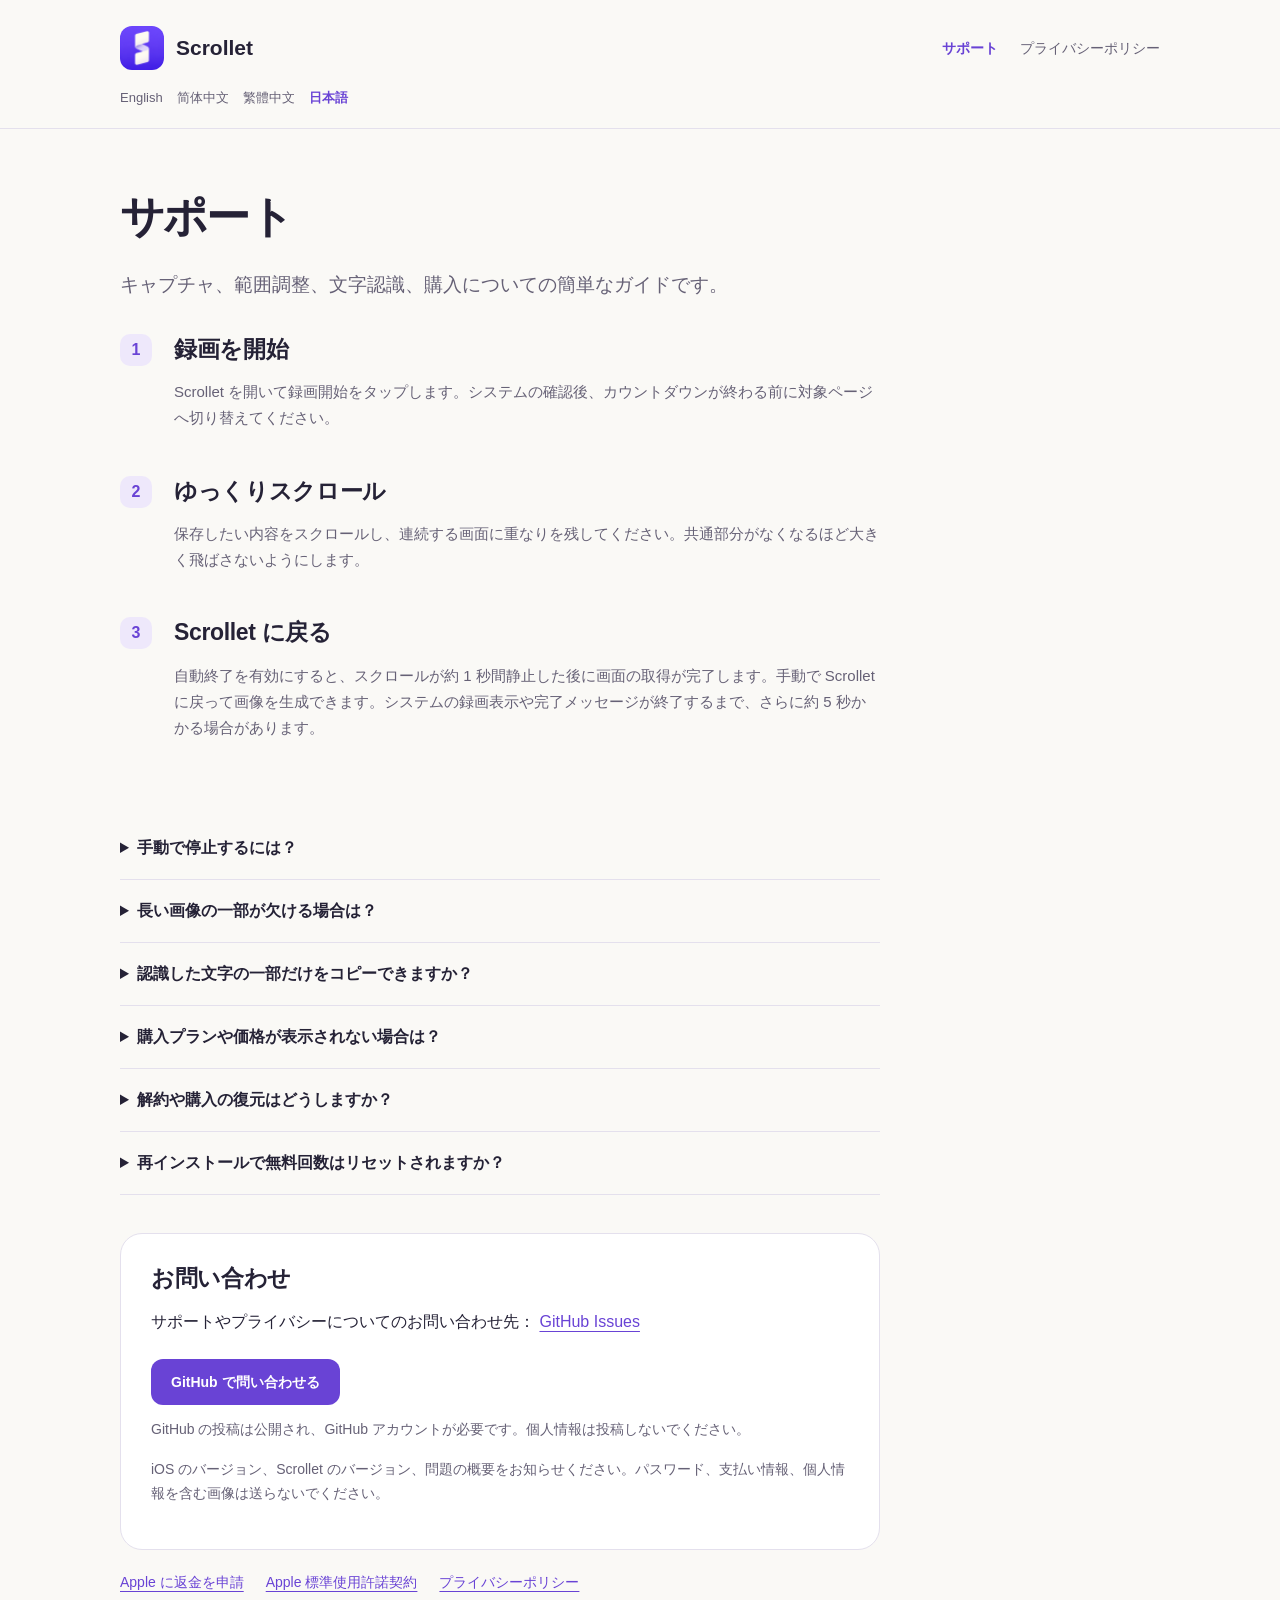
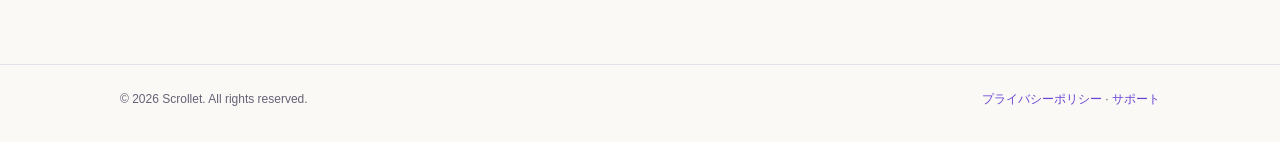
<file: ja/support.html>
<!doctype html>
<html lang="ja"><head><meta charset="utf-8"><meta name="viewport" content="width=device-width,initial-scale=1"><meta name="color-scheme" content="light"><title>サポート · Scrollet</title><meta name="description" content="キャプチャ、範囲調整、文字認識、購入についての簡単なガイドです。"><link rel="icon" href="../assets/icon.png"><link rel="stylesheet" href="../assets/style.css"></head><body><a class="skip" href="#main">本文へ移動</a><header><div class="wrap"><div class="top"><a class="brand" href="index.html"><img src="../assets/icon.png" alt="" width="44" height="44">Scrollet</a><nav aria-label="ホーム"><a href="support.html" aria-current="page">サポート</a><a href="privacy.html">プライバシーポリシー</a></nav></div><div class="langs"><a href="../support.html" lang="en" hreflang="en">English</a><a href="../zh-Hans/support.html" lang="zh-Hans" hreflang="zh-Hans">简体中文</a><a href="../zh-Hant/support.html" lang="zh-Hant" hreflang="zh-Hant">繁體中文</a><a href="../ja/support.html" lang="ja" hreflang="ja" aria-current="true">日本語</a></div></div></header><main id="main" class="wrap"><div class="doc"><h1>サポート</h1><p class="lead">キャプチャ、範囲調整、文字認識、購入についての簡単なガイドです。</p><ol class="steps"><li><h2>録画を開始</h2><p>Scrollet を開いて録画開始をタップします。システムの確認後、カウントダウンが終わる前に対象ページへ切り替えてください。</p></li><li><h2>ゆっくりスクロール</h2><p>保存したい内容をスクロールし、連続する画面に重なりを残してください。共通部分がなくなるほど大きく飛ばさないようにします。</p></li><li><h2>Scrollet に戻る</h2><p>自動終了を有効にすると、スクロールが約 1 秒間静止した後に画面の取得が完了します。手動で Scrollet に戻って画像を生成できます。システムの録画表示や完了メッセージが終了するまで、さらに約 5 秒かかる場合があります。</p></li></ol><details><summary>手動で停止するには？</summary><p>画面上部の赤い録画表示をタップし、停止を確認します。その後 Scrollet に戻ると画像が生成されます。</p></details><details><summary>長い画像の一部が欠ける場合は？</summary><p>次の録画ではスクロールを遅くし、画面の重なりを増やしてください。必要に応じて上部・下部の固定範囲を調整し、手動生成ボタンで再結合できます。信頼できる重なりがない場合は、録画し直してください。</p></details><details><summary>認識した文字の一部だけをコピーできますか？</summary><p>長い画像の結果から文字認識を開き、処理後に文字を長押しして選択ハンドルを調整します。全文のコピーも可能です。</p></details><details><summary>購入プランや価格が表示されない場合は？</summary><p>ネットワークを確認し、プランを再読み込みしてください。価格は表示言語ではなく、購入に使用する App Store の国・地域で決まります。Pro が反映されない場合は、購入時の Apple アカウントで購入を復元してください。</p></details><details><summary>解約や購入の復元はどうしますか？</summary><p>Scrollet の購入を復元する操作で利用権を再確認できます。サブスクリプションの管理・解約は「設定 → 自分の名前 → サブスクリプション」から行います。買い切りは自動更新されません。返金は Apple に申請してください。</p></details><details><summary>再インストールで無料回数はリセットされますか？</summary><p>無料利用記録は端末のキーチェーンに保存され、通常の再インストール後も残る場合があります。再インストールによる回数のリセットは保証されません。</p></details><aside class="contact" id="contact"><h2>お問い合わせ</h2><p>サポートやプライバシーについてのお問い合わせ先： <a href="https://github.com/tws521yy/scrollet-web/issues/new">GitHub Issues</a></p><a class="button" href="https://github.com/tws521yy/scrollet-web/issues/new">GitHub で問い合わせる</a><p class="muted">GitHub の投稿は公開され、GitHub アカウントが必要です。個人情報は投稿しないでください。</p><p class="muted">iOS のバージョン、Scrollet のバージョン、問題の概要をお知らせください。パスワード、支払い情報、個人情報を含む画像は送らないでください。</p></aside><div class="external"><a href="https://support.apple.com/118223">Apple に返金を申請</a><a href="https://www.apple.com/legal/internet-services/itunes/dev/stdeula/">Apple 標準使用許諾契約</a><a href="privacy.html">プライバシーポリシー</a></div></div></main><footer><div class="wrap foot"><span>© 2026 Scrollet. All rights reserved.</span><span><a href="privacy.html">プライバシーポリシー</a> · <a href="support.html">サポート</a></span></div></footer></body></html>
</file>
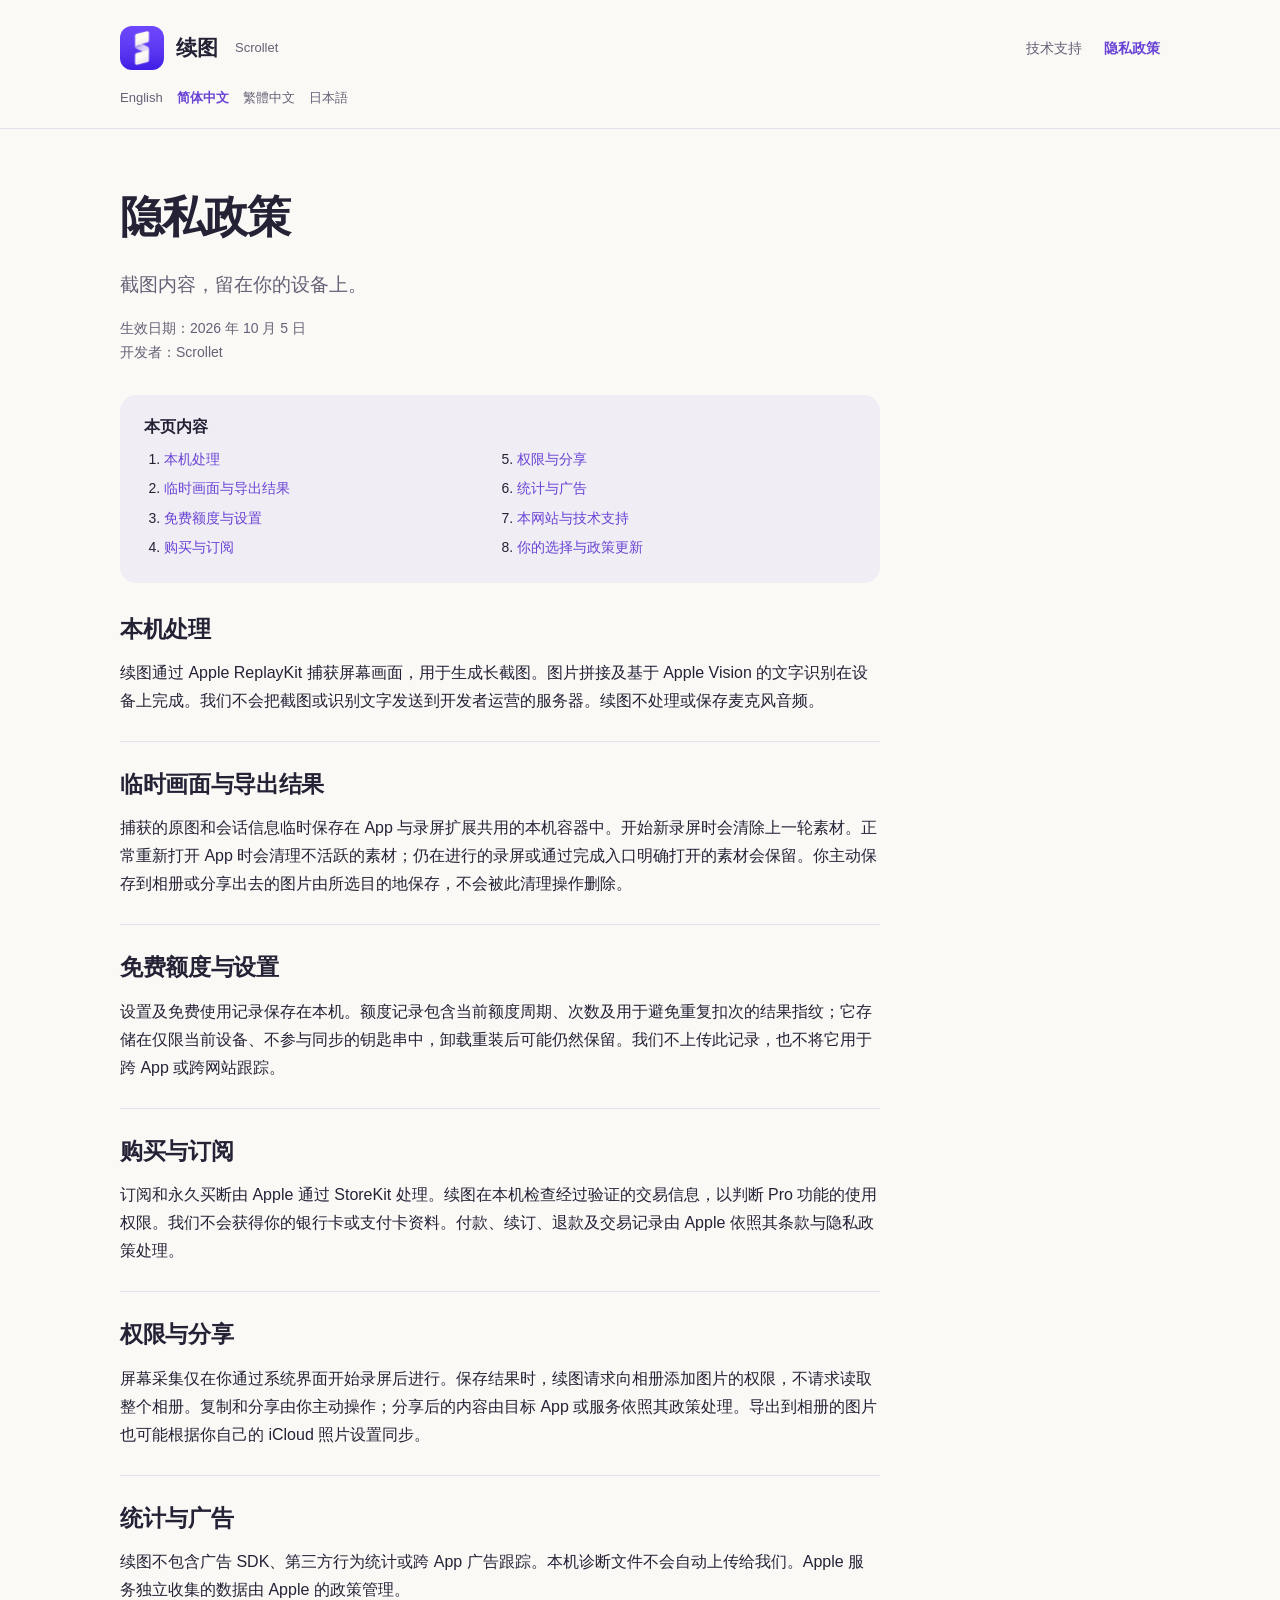
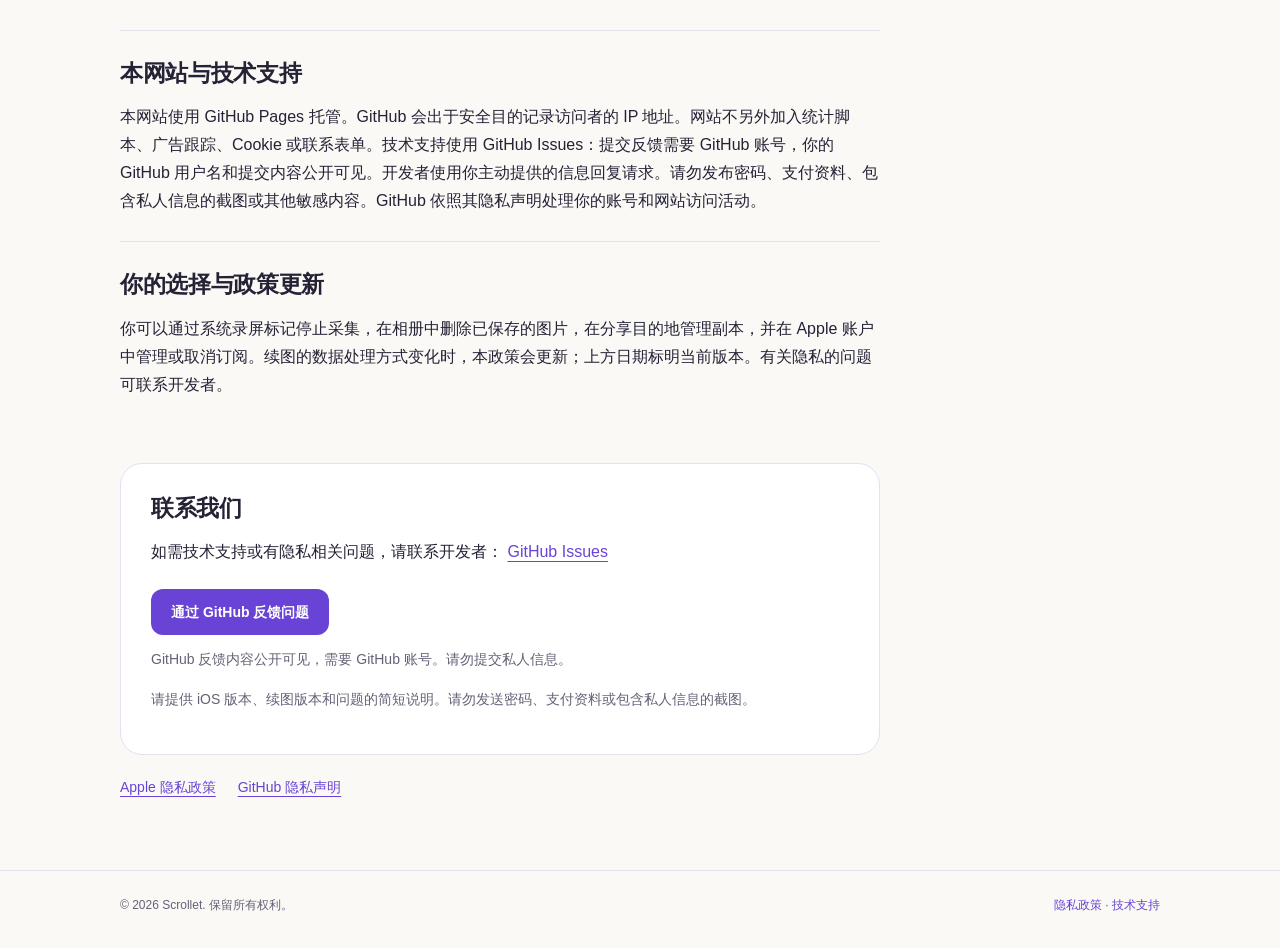
<file: zh-Hans/privacy.html>
<!doctype html>
<html lang="zh-Hans"><head><meta charset="utf-8"><meta name="viewport" content="width=device-width,initial-scale=1"><meta name="color-scheme" content="light"><title>隐私政策 · 续图</title><meta name="description" content="续图不会将捕获的画面或识别出的文字上传到我们的服务器。拼接和文字识别在本机进行。"><link rel="icon" href="../assets/icon.png"><link rel="stylesheet" href="../assets/style.css"></head><body><a class="skip" href="#main">跳到正文</a><header><div class="wrap"><div class="top"><a class="brand" href="index.html"><img src="../assets/icon.png" alt="" width="44" height="44">续图<small>Scrollet</small></a><nav aria-label="首页"><a href="support.html">技术支持</a><a href="privacy.html" aria-current="page">隐私政策</a></nav></div><div class="langs"><a href="../privacy.html" lang="en" hreflang="en">English</a><a href="../zh-Hans/privacy.html" lang="zh-Hans" hreflang="zh-Hans" aria-current="true">简体中文</a><a href="../zh-Hant/privacy.html" lang="zh-Hant" hreflang="zh-Hant">繁體中文</a><a href="../ja/privacy.html" lang="ja" hreflang="ja">日本語</a></div></div></header><main id="main" class="wrap"><div class="doc"><h1>隐私政策</h1><p class="lead">截图内容，留在你的设备上。</p><p class="meta">生效日期：2026 年 10 月 5 日<br>开发者：Scrollet</p><div class="toc"><strong>本页内容</strong><ol><li><a href="#policy-1">本机处理</a></li><li><a href="#policy-2">临时画面与导出结果</a></li><li><a href="#policy-3">免费额度与设置</a></li><li><a href="#policy-4">购买与订阅</a></li><li><a href="#policy-5">权限与分享</a></li><li><a href="#policy-6">统计与广告</a></li><li><a href="#policy-7">本网站与技术支持</a></li><li><a href="#policy-8">你的选择与政策更新</a></li></ol></div><section id="policy-1"><h2>本机处理</h2><p>续图通过 Apple ReplayKit 捕获屏幕画面，用于生成长截图。图片拼接及基于 Apple Vision 的文字识别在设备上完成。我们不会把截图或识别文字发送到开发者运营的服务器。续图不处理或保存麦克风音频。</p></section><section id="policy-2"><h2>临时画面与导出结果</h2><p>捕获的原图和会话信息临时保存在 App 与录屏扩展共用的本机容器中。开始新录屏时会清除上一轮素材。正常重新打开 App 时会清理不活跃的素材；仍在进行的录屏或通过完成入口明确打开的素材会保留。你主动保存到相册或分享出去的图片由所选目的地保存，不会被此清理操作删除。</p></section><section id="policy-3"><h2>免费额度与设置</h2><p>设置及免费使用记录保存在本机。额度记录包含当前额度周期、次数及用于避免重复扣次的结果指纹；它存储在仅限当前设备、不参与同步的钥匙串中，卸载重装后可能仍然保留。我们不上传此记录，也不将它用于跨 App 或跨网站跟踪。</p></section><section id="policy-4"><h2>购买与订阅</h2><p>订阅和永久买断由 Apple 通过 StoreKit 处理。续图在本机检查经过验证的交易信息，以判断 Pro 功能的使用权限。我们不会获得你的银行卡或支付卡资料。付款、续订、退款及交易记录由 Apple 依照其条款与隐私政策处理。</p></section><section id="policy-5"><h2>权限与分享</h2><p>屏幕采集仅在你通过系统界面开始录屏后进行。保存结果时，续图请求向相册添加图片的权限，不请求读取整个相册。复制和分享由你主动操作；分享后的内容由目标 App 或服务依照其政策处理。导出到相册的图片也可能根据你自己的 iCloud 照片设置同步。</p></section><section id="policy-6"><h2>统计与广告</h2><p>续图不包含广告 SDK、第三方行为统计或跨 App 广告跟踪。本机诊断文件不会自动上传给我们。Apple 服务独立收集的数据由 Apple 的政策管理。</p></section><section id="policy-7"><h2>本网站与技术支持</h2><p>本网站使用 GitHub Pages 托管。GitHub 会出于安全目的记录访问者的 IP 地址。网站不另外加入统计脚本、广告跟踪、Cookie 或联系表单。技术支持使用 GitHub Issues：提交反馈需要 GitHub 账号，你的 GitHub 用户名和提交内容公开可见。开发者使用你主动提供的信息回复请求。请勿发布密码、支付资料、包含私人信息的截图或其他敏感内容。GitHub 依照其隐私声明处理你的账号和网站访问活动。</p></section><section id="policy-8"><h2>你的选择与政策更新</h2><p>你可以通过系统录屏标记停止采集，在相册中删除已保存的图片，在分享目的地管理副本，并在 Apple 账户中管理或取消订阅。续图的数据处理方式变化时，本政策会更新；上方日期标明当前版本。有关隐私的问题可联系开发者。</p></section><aside class="contact" id="contact"><h2>联系我们</h2><p>如需技术支持或有隐私相关问题，请联系开发者： <a href="https://github.com/tws521yy/scrollet-web/issues/new">GitHub Issues</a></p><a class="button" href="https://github.com/tws521yy/scrollet-web/issues/new">通过 GitHub 反馈问题</a><p class="muted">GitHub 反馈内容公开可见，需要 GitHub 账号。请勿提交私人信息。</p><p class="muted">请提供 iOS 版本、续图版本和问题的简短说明。请勿发送密码、支付资料或包含私人信息的截图。</p></aside><div class="external"><a href="https://www.apple.com/legal/privacy/">Apple 隐私政策</a><a href="https://docs.github.com/en/site-policy/privacy-policies/github-general-privacy-statement">GitHub 隐私声明</a></div></div></main><footer><div class="wrap foot"><span>© 2026 Scrollet. 保留所有权利。</span><span><a href="privacy.html">隐私政策</a> · <a href="support.html">技术支持</a></span></div></footer></body></html>
</file>
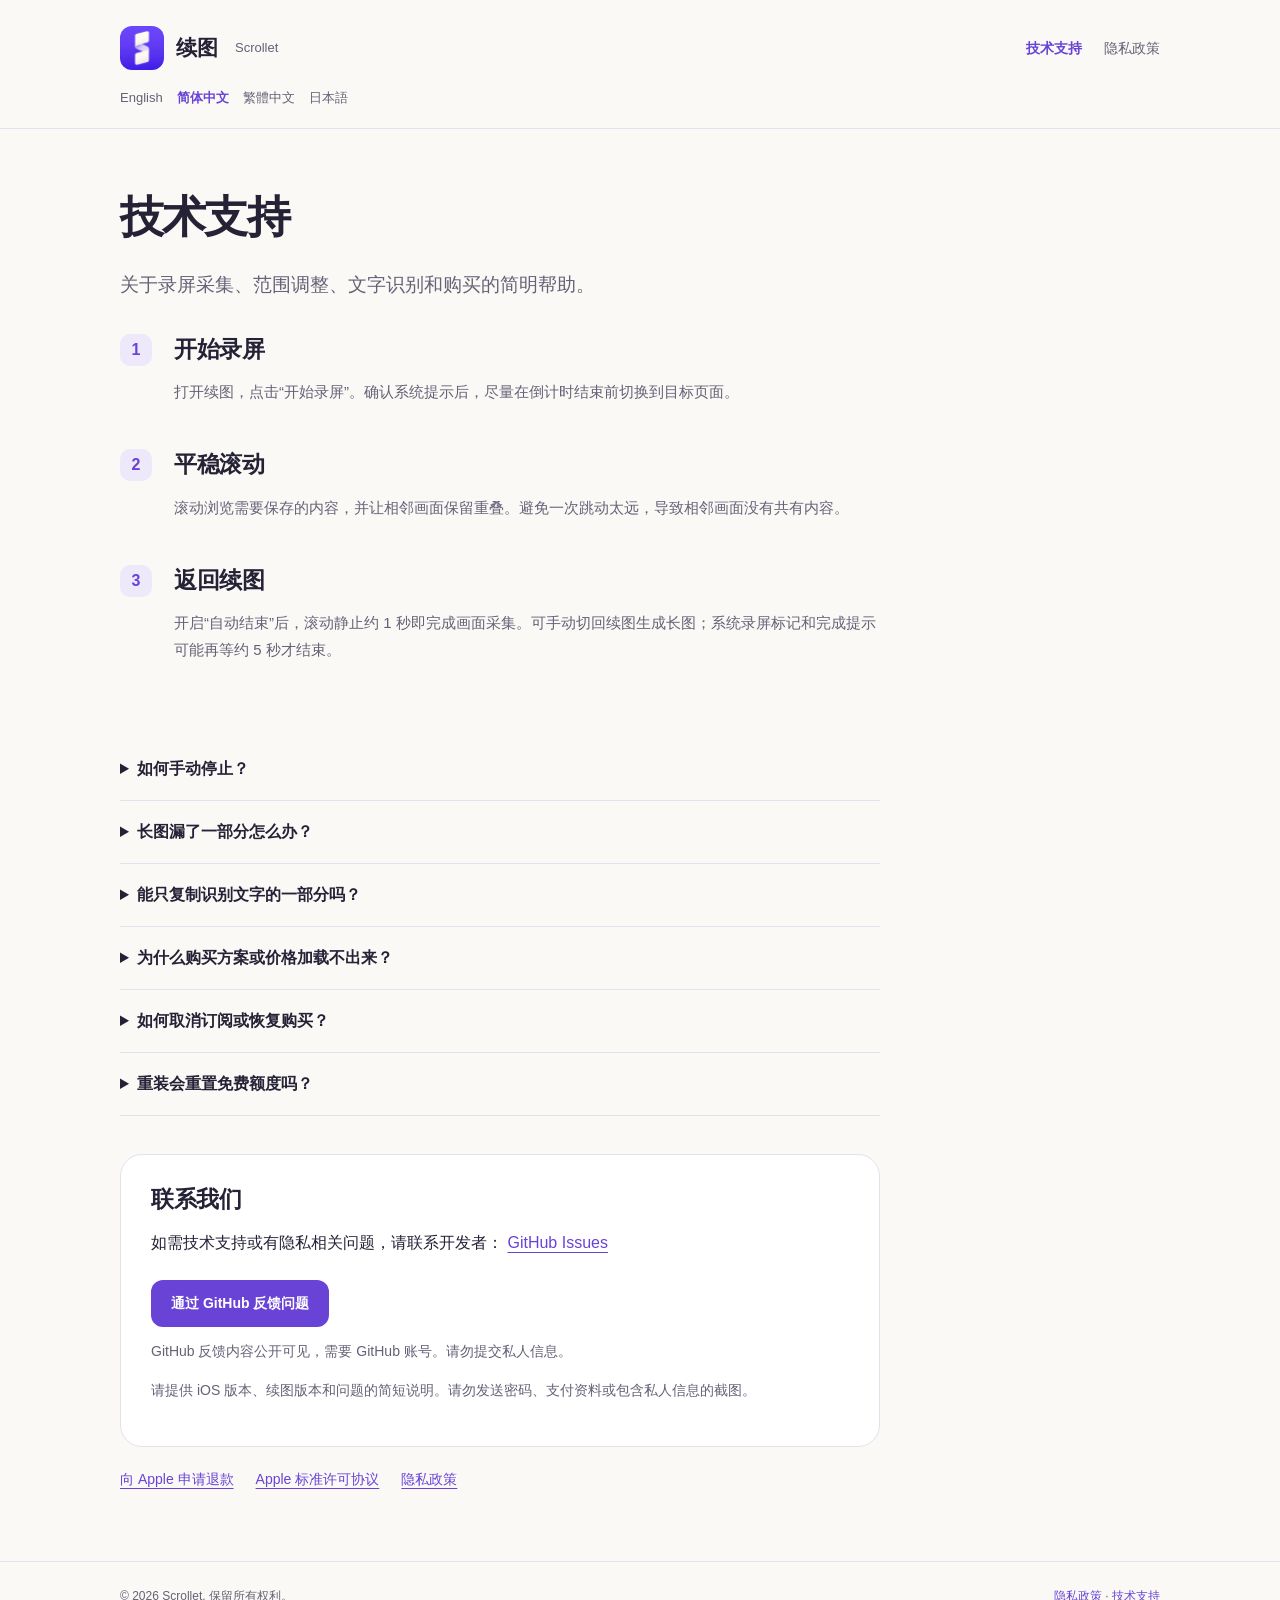
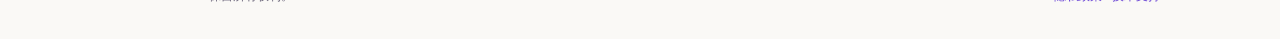
<file: zh-Hans/support.html>
<!doctype html>
<html lang="zh-Hans"><head><meta charset="utf-8"><meta name="viewport" content="width=device-width,initial-scale=1"><meta name="color-scheme" content="light"><title>技术支持 · 续图</title><meta name="description" content="关于录屏采集、范围调整、文字识别和购买的简明帮助。"><link rel="icon" href="../assets/icon.png"><link rel="stylesheet" href="../assets/style.css"></head><body><a class="skip" href="#main">跳到正文</a><header><div class="wrap"><div class="top"><a class="brand" href="index.html"><img src="../assets/icon.png" alt="" width="44" height="44">续图<small>Scrollet</small></a><nav aria-label="首页"><a href="support.html" aria-current="page">技术支持</a><a href="privacy.html">隐私政策</a></nav></div><div class="langs"><a href="../support.html" lang="en" hreflang="en">English</a><a href="../zh-Hans/support.html" lang="zh-Hans" hreflang="zh-Hans" aria-current="true">简体中文</a><a href="../zh-Hant/support.html" lang="zh-Hant" hreflang="zh-Hant">繁體中文</a><a href="../ja/support.html" lang="ja" hreflang="ja">日本語</a></div></div></header><main id="main" class="wrap"><div class="doc"><h1>技术支持</h1><p class="lead">关于录屏采集、范围调整、文字识别和购买的简明帮助。</p><ol class="steps"><li><h2>开始录屏</h2><p>打开续图，点击“开始录屏”。确认系统提示后，尽量在倒计时结束前切换到目标页面。</p></li><li><h2>平稳滚动</h2><p>滚动浏览需要保存的内容，并让相邻画面保留重叠。避免一次跳动太远，导致相邻画面没有共有内容。</p></li><li><h2>返回续图</h2><p>开启“自动结束”后，滚动静止约 1 秒即完成画面采集。可手动切回续图生成长图；系统录屏标记和完成提示可能再等约 5 秒才结束。</p></li></ol><details><summary>如何手动停止？</summary><p>点击屏幕顶部红色录屏标记，确认停止，再返回续图生成长图。</p></details><details><summary>长图漏了一部分怎么办？</summary><p>重新录制时放慢滚动，增加画面重叠。返回后如有需要，可调整顶部或底部的固定范围，再点击手动生成按钮重拼。原图缺少可靠重叠时，需要重新录制。</p></details><details><summary>能只复制识别文字的一部分吗？</summary><p>在长图结果中打开文字识别，完成后长按文字并拖动选择手柄，复制所需部分；也可以复制全文。</p></details><details><summary>为什么购买方案或价格加载不出来？</summary><p>检查网络，并重新加载方案。价格由购买使用的 App Store 地区决定，不由界面语言决定。如购买后仍缺少 Pro 权限，请使用原购买 Apple 账户恢复购买。</p></details><details><summary>如何取消订阅或恢复购买？</summary><p>续图会员页的“恢复购买”会重新核对权益。取消或管理订阅，请打开“设置 → 你的姓名 → 订阅”。永久买断不自动续费；退款申请由 Apple 处理。</p></details><details><summary>重装会重置免费额度吗？</summary><p>免费使用记录保存在本机钥匙串，通常可以在重装后保留。重装不能可靠地重置免费额度。</p></details><aside class="contact" id="contact"><h2>联系我们</h2><p>如需技术支持或有隐私相关问题，请联系开发者： <a href="https://github.com/tws521yy/scrollet-web/issues/new">GitHub Issues</a></p><a class="button" href="https://github.com/tws521yy/scrollet-web/issues/new">通过 GitHub 反馈问题</a><p class="muted">GitHub 反馈内容公开可见，需要 GitHub 账号。请勿提交私人信息。</p><p class="muted">请提供 iOS 版本、续图版本和问题的简短说明。请勿发送密码、支付资料或包含私人信息的截图。</p></aside><div class="external"><a href="https://support.apple.com/118223">向 Apple 申请退款</a><a href="https://www.apple.com/legal/internet-services/itunes/dev/stdeula/">Apple 标准许可协议</a><a href="privacy.html">隐私政策</a></div></div></main><footer><div class="wrap foot"><span>© 2026 Scrollet. 保留所有权利。</span><span><a href="privacy.html">隐私政策</a> · <a href="support.html">技术支持</a></span></div></footer></body></html>
</file>
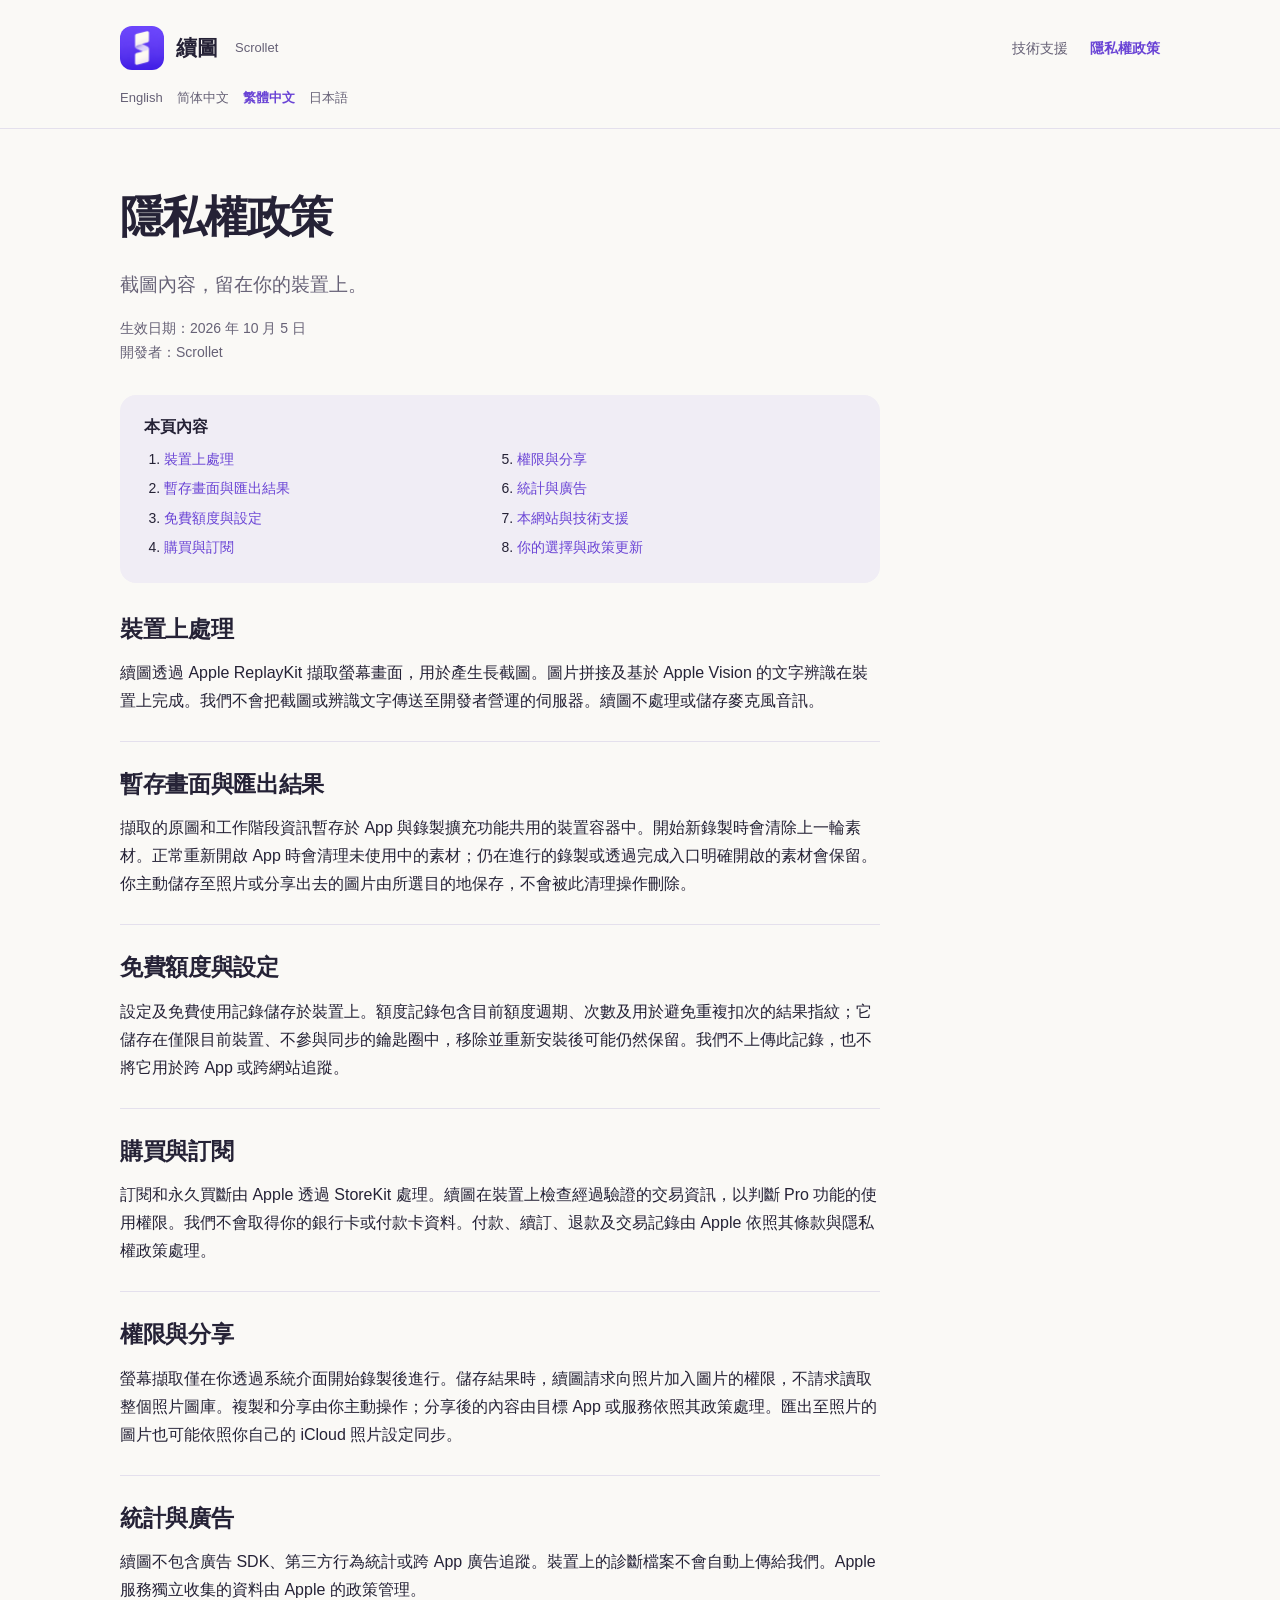
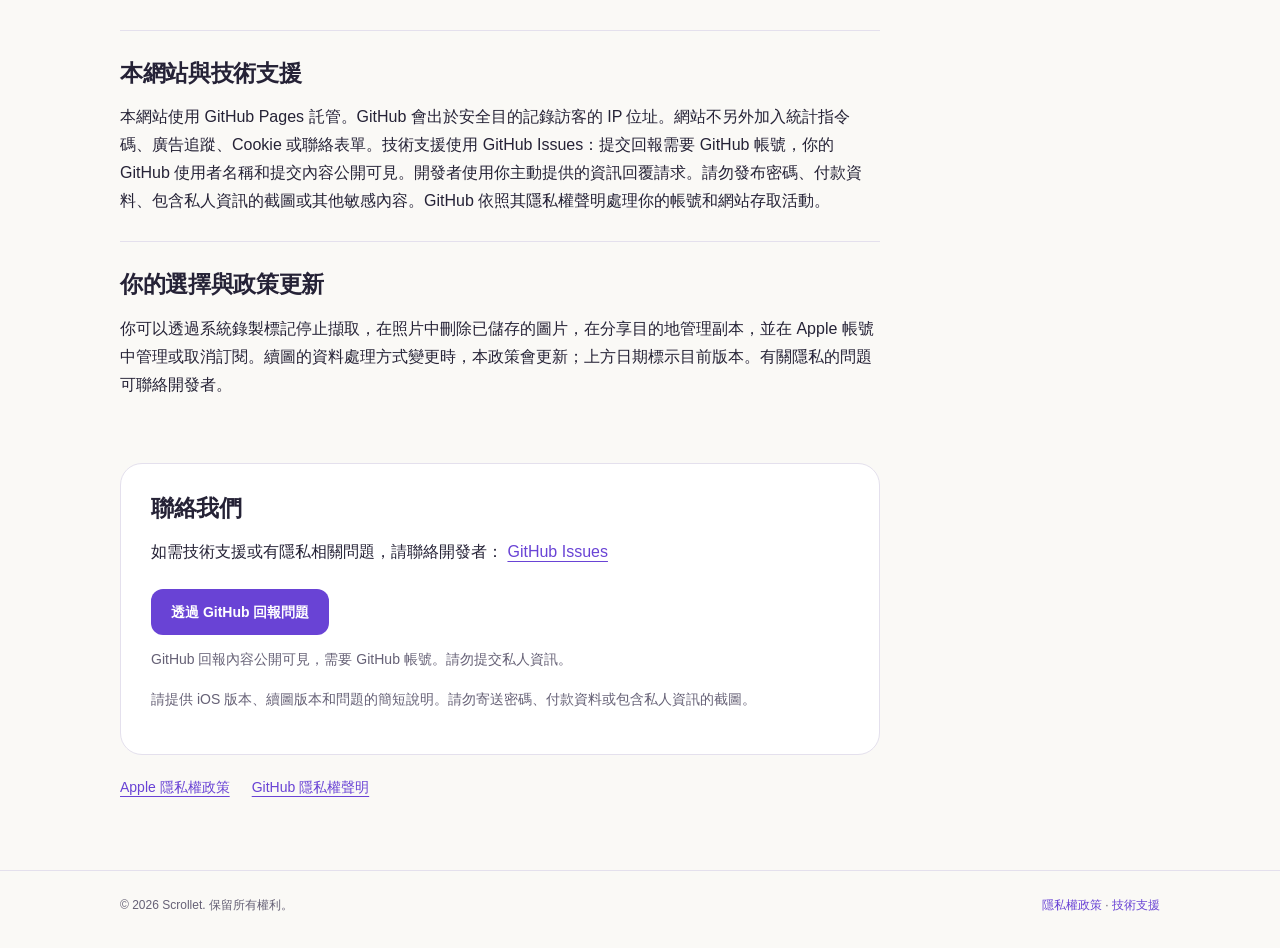
<file: zh-Hant/privacy.html>
<!doctype html>
<html lang="zh-Hant"><head><meta charset="utf-8"><meta name="viewport" content="width=device-width,initial-scale=1"><meta name="color-scheme" content="light"><title>隱私權政策 · 續圖</title><meta name="description" content="續圖不會將擷取的畫面或辨識文字上傳至我們的伺服器。拼接和文字辨識在裝置上進行。"><link rel="icon" href="../assets/icon.png"><link rel="stylesheet" href="../assets/style.css"></head><body><a class="skip" href="#main">跳至正文</a><header><div class="wrap"><div class="top"><a class="brand" href="index.html"><img src="../assets/icon.png" alt="" width="44" height="44">續圖<small>Scrollet</small></a><nav aria-label="首頁"><a href="support.html">技術支援</a><a href="privacy.html" aria-current="page">隱私權政策</a></nav></div><div class="langs"><a href="../privacy.html" lang="en" hreflang="en">English</a><a href="../zh-Hans/privacy.html" lang="zh-Hans" hreflang="zh-Hans">简体中文</a><a href="../zh-Hant/privacy.html" lang="zh-Hant" hreflang="zh-Hant" aria-current="true">繁體中文</a><a href="../ja/privacy.html" lang="ja" hreflang="ja">日本語</a></div></div></header><main id="main" class="wrap"><div class="doc"><h1>隱私權政策</h1><p class="lead">截圖內容，留在你的裝置上。</p><p class="meta">生效日期：2026 年 10 月 5 日<br>開發者：Scrollet</p><div class="toc"><strong>本頁內容</strong><ol><li><a href="#policy-1">裝置上處理</a></li><li><a href="#policy-2">暫存畫面與匯出結果</a></li><li><a href="#policy-3">免費額度與設定</a></li><li><a href="#policy-4">購買與訂閱</a></li><li><a href="#policy-5">權限與分享</a></li><li><a href="#policy-6">統計與廣告</a></li><li><a href="#policy-7">本網站與技術支援</a></li><li><a href="#policy-8">你的選擇與政策更新</a></li></ol></div><section id="policy-1"><h2>裝置上處理</h2><p>續圖透過 Apple ReplayKit 擷取螢幕畫面，用於產生長截圖。圖片拼接及基於 Apple Vision 的文字辨識在裝置上完成。我們不會把截圖或辨識文字傳送至開發者營運的伺服器。續圖不處理或儲存麥克風音訊。</p></section><section id="policy-2"><h2>暫存畫面與匯出結果</h2><p>擷取的原圖和工作階段資訊暫存於 App 與錄製擴充功能共用的裝置容器中。開始新錄製時會清除上一輪素材。正常重新開啟 App 時會清理未使用中的素材；仍在進行的錄製或透過完成入口明確開啟的素材會保留。你主動儲存至照片或分享出去的圖片由所選目的地保存，不會被此清理操作刪除。</p></section><section id="policy-3"><h2>免費額度與設定</h2><p>設定及免費使用記錄儲存於裝置上。額度記錄包含目前額度週期、次數及用於避免重複扣次的結果指紋；它儲存在僅限目前裝置、不參與同步的鑰匙圈中，移除並重新安裝後可能仍然保留。我們不上傳此記錄，也不將它用於跨 App 或跨網站追蹤。</p></section><section id="policy-4"><h2>購買與訂閱</h2><p>訂閱和永久買斷由 Apple 透過 StoreKit 處理。續圖在裝置上檢查經過驗證的交易資訊，以判斷 Pro 功能的使用權限。我們不會取得你的銀行卡或付款卡資料。付款、續訂、退款及交易記錄由 Apple 依照其條款與隱私權政策處理。</p></section><section id="policy-5"><h2>權限與分享</h2><p>螢幕擷取僅在你透過系統介面開始錄製後進行。儲存結果時，續圖請求向照片加入圖片的權限，不請求讀取整個照片圖庫。複製和分享由你主動操作；分享後的內容由目標 App 或服務依照其政策處理。匯出至照片的圖片也可能依照你自己的 iCloud 照片設定同步。</p></section><section id="policy-6"><h2>統計與廣告</h2><p>續圖不包含廣告 SDK、第三方行為統計或跨 App 廣告追蹤。裝置上的診斷檔案不會自動上傳給我們。Apple 服務獨立收集的資料由 Apple 的政策管理。</p></section><section id="policy-7"><h2>本網站與技術支援</h2><p>本網站使用 GitHub Pages 託管。GitHub 會出於安全目的記錄訪客的 IP 位址。網站不另外加入統計指令碼、廣告追蹤、Cookie 或聯絡表單。技術支援使用 GitHub Issues：提交回報需要 GitHub 帳號，你的 GitHub 使用者名稱和提交內容公開可見。開發者使用你主動提供的資訊回覆請求。請勿發布密碼、付款資料、包含私人資訊的截圖或其他敏感內容。GitHub 依照其隱私權聲明處理你的帳號和網站存取活動。</p></section><section id="policy-8"><h2>你的選擇與政策更新</h2><p>你可以透過系統錄製標記停止擷取，在照片中刪除已儲存的圖片，在分享目的地管理副本，並在 Apple 帳號中管理或取消訂閱。續圖的資料處理方式變更時，本政策會更新；上方日期標示目前版本。有關隱私的問題可聯絡開發者。</p></section><aside class="contact" id="contact"><h2>聯絡我們</h2><p>如需技術支援或有隱私相關問題，請聯絡開發者： <a href="https://github.com/tws521yy/scrollet-web/issues/new">GitHub Issues</a></p><a class="button" href="https://github.com/tws521yy/scrollet-web/issues/new">透過 GitHub 回報問題</a><p class="muted">GitHub 回報內容公開可見，需要 GitHub 帳號。請勿提交私人資訊。</p><p class="muted">請提供 iOS 版本、續圖版本和問題的簡短說明。請勿寄送密碼、付款資料或包含私人資訊的截圖。</p></aside><div class="external"><a href="https://www.apple.com/legal/privacy/">Apple 隱私權政策</a><a href="https://docs.github.com/en/site-policy/privacy-policies/github-general-privacy-statement">GitHub 隱私權聲明</a></div></div></main><footer><div class="wrap foot"><span>© 2026 Scrollet. 保留所有權利。</span><span><a href="privacy.html">隱私權政策</a> · <a href="support.html">技術支援</a></span></div></footer></body></html>
</file>
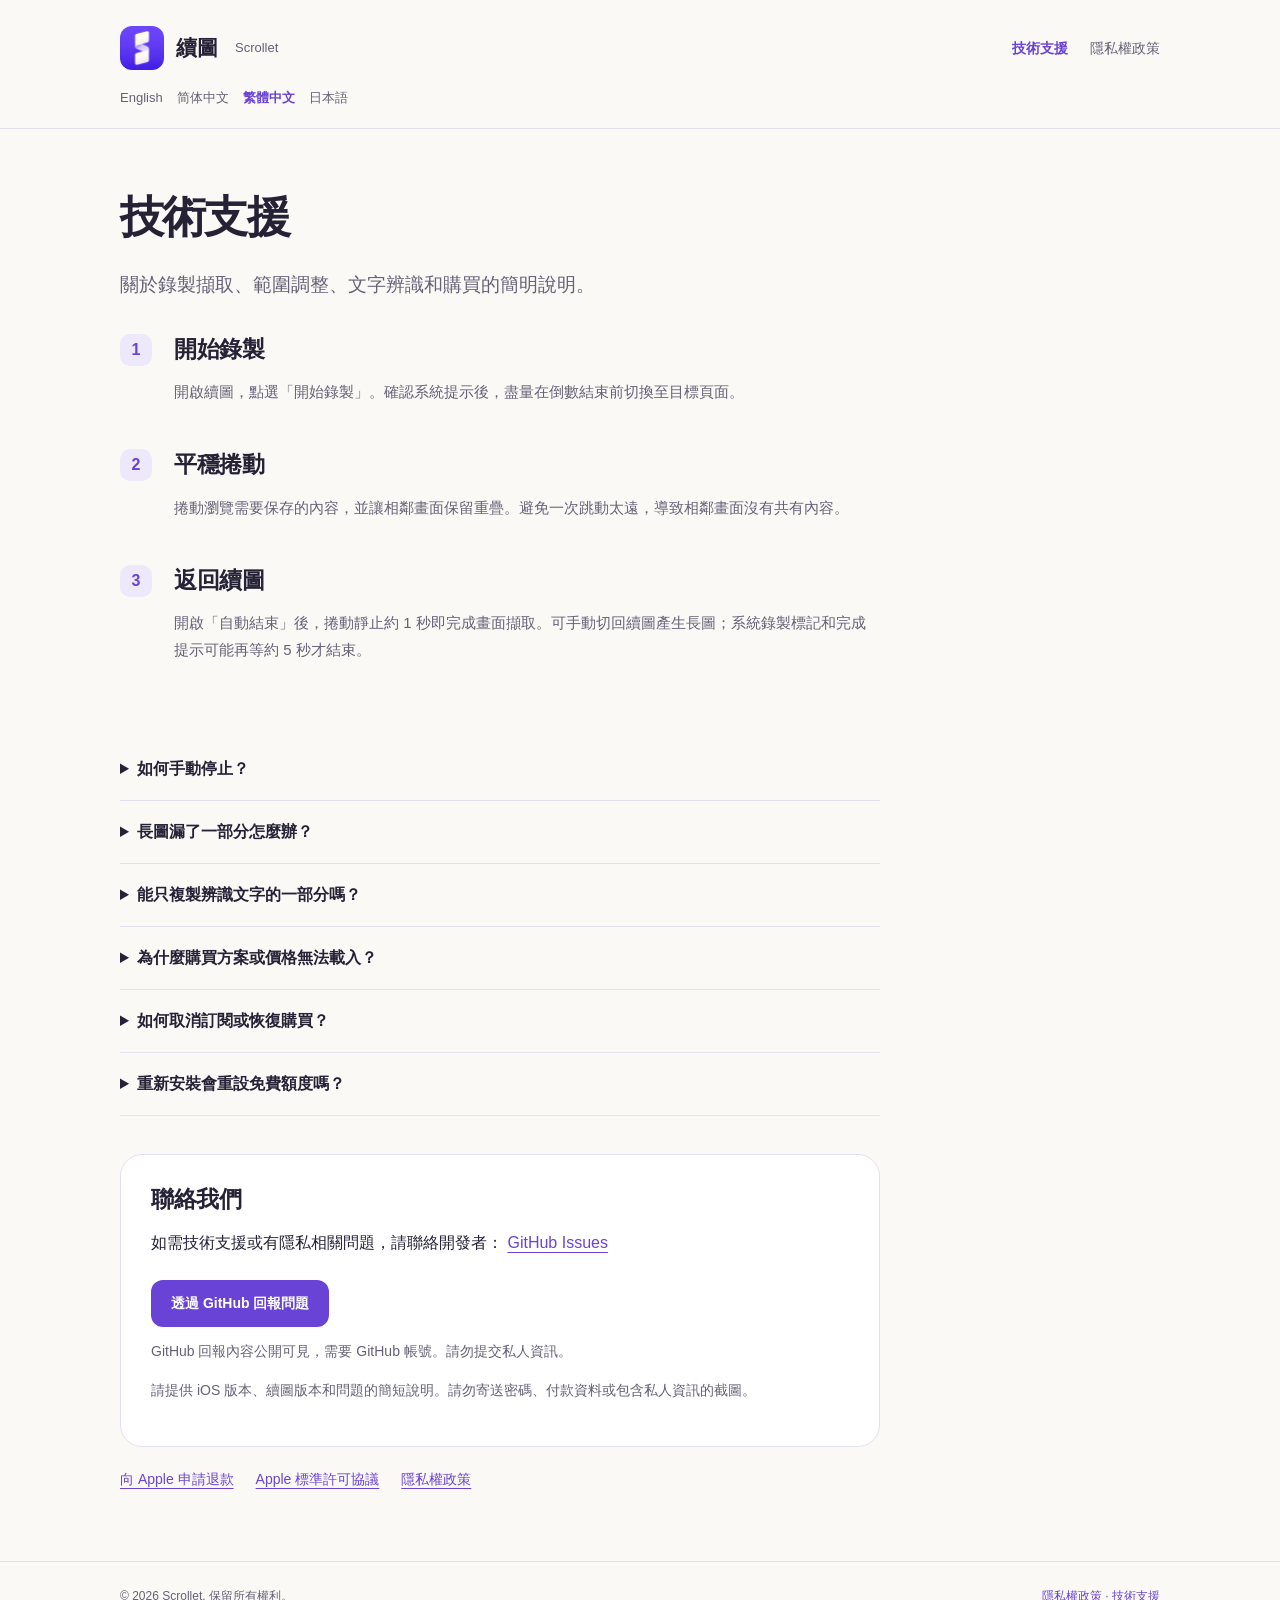
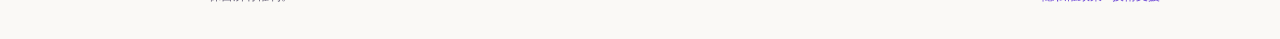
<file: zh-Hant/support.html>
<!doctype html>
<html lang="zh-Hant"><head><meta charset="utf-8"><meta name="viewport" content="width=device-width,initial-scale=1"><meta name="color-scheme" content="light"><title>技術支援 · 續圖</title><meta name="description" content="關於錄製擷取、範圍調整、文字辨識和購買的簡明說明。"><link rel="icon" href="../assets/icon.png"><link rel="stylesheet" href="../assets/style.css"></head><body><a class="skip" href="#main">跳至正文</a><header><div class="wrap"><div class="top"><a class="brand" href="index.html"><img src="../assets/icon.png" alt="" width="44" height="44">續圖<small>Scrollet</small></a><nav aria-label="首頁"><a href="support.html" aria-current="page">技術支援</a><a href="privacy.html">隱私權政策</a></nav></div><div class="langs"><a href="../support.html" lang="en" hreflang="en">English</a><a href="../zh-Hans/support.html" lang="zh-Hans" hreflang="zh-Hans">简体中文</a><a href="../zh-Hant/support.html" lang="zh-Hant" hreflang="zh-Hant" aria-current="true">繁體中文</a><a href="../ja/support.html" lang="ja" hreflang="ja">日本語</a></div></div></header><main id="main" class="wrap"><div class="doc"><h1>技術支援</h1><p class="lead">關於錄製擷取、範圍調整、文字辨識和購買的簡明說明。</p><ol class="steps"><li><h2>開始錄製</h2><p>開啟續圖，點選「開始錄製」。確認系統提示後，盡量在倒數結束前切換至目標頁面。</p></li><li><h2>平穩捲動</h2><p>捲動瀏覽需要保存的內容，並讓相鄰畫面保留重疊。避免一次跳動太遠，導致相鄰畫面沒有共有內容。</p></li><li><h2>返回續圖</h2><p>開啟「自動結束」後，捲動靜止約 1 秒即完成畫面擷取。可手動切回續圖產生長圖；系統錄製標記和完成提示可能再等約 5 秒才結束。</p></li></ol><details><summary>如何手動停止？</summary><p>點選螢幕頂部紅色錄製標記，確認停止，再返回續圖產生長圖。</p></details><details><summary>長圖漏了一部分怎麼辦？</summary><p>重新錄製時放慢捲動，增加畫面重疊。返回後如有需要，可調整頂部或底部的固定範圍，再點選手動產生按鈕重新拼接。原圖缺少可靠重疊時，需要重新錄製。</p></details><details><summary>能只複製辨識文字的一部分嗎？</summary><p>在長圖結果中開啟文字辨識，完成後長按文字並拖動選取控制點，複製所需部分；也可以複製全文。</p></details><details><summary>為什麼購買方案或價格無法載入？</summary><p>檢查網路，並重新載入方案。價格由購買使用的 App Store 地區決定，不由介面語言決定。如購買後仍缺少 Pro 權限，請使用原購買 Apple 帳號恢復購買。</p></details><details><summary>如何取消訂閱或恢復購買？</summary><p>續圖會員頁的「恢復購買」會重新核對權益。取消或管理訂閱，請開啟「設定 → 你的姓名 → 訂閱項目」。永久買斷不自動續費；退款申請由 Apple 處理。</p></details><details><summary>重新安裝會重設免費額度嗎？</summary><p>免費使用記錄儲存在裝置鑰匙圈，通常可以在重新安裝後保留。重新安裝不能可靠地重設免費額度。</p></details><aside class="contact" id="contact"><h2>聯絡我們</h2><p>如需技術支援或有隱私相關問題，請聯絡開發者： <a href="https://github.com/tws521yy/scrollet-web/issues/new">GitHub Issues</a></p><a class="button" href="https://github.com/tws521yy/scrollet-web/issues/new">透過 GitHub 回報問題</a><p class="muted">GitHub 回報內容公開可見，需要 GitHub 帳號。請勿提交私人資訊。</p><p class="muted">請提供 iOS 版本、續圖版本和問題的簡短說明。請勿寄送密碼、付款資料或包含私人資訊的截圖。</p></aside><div class="external"><a href="https://support.apple.com/118223">向 Apple 申請退款</a><a href="https://www.apple.com/legal/internet-services/itunes/dev/stdeula/">Apple 標準許可協議</a><a href="privacy.html">隱私權政策</a></div></div></main><footer><div class="wrap foot"><span>© 2026 Scrollet. 保留所有權利。</span><span><a href="privacy.html">隱私權政策</a> · <a href="support.html">技術支援</a></span></div></footer></body></html>
</file>
<file: assets/style.css>
:root{--bg:#faf9f6;--ink:#252236;--muted:#666176;--line:#e4e0ed;--violet:#6943d5;--tint:#eee8fb;--paper:#fff;--radius:22px;color-scheme:light}
*{box-sizing:border-box}html{scroll-behavior:smooth;scroll-padding-top:24px}body{margin:0;background:var(--bg);color:var(--ink);font:16px/1.75 -apple-system,BlinkMacSystemFont,"Segoe UI","Noto Sans",sans-serif}a{color:var(--violet);text-underline-offset:4px}a:hover{text-decoration:underline}a:focus-visible,summary:focus-visible{outline:3px solid var(--violet);outline-offset:5px;border-radius:5px}.skip{position:absolute;left:16px;top:-80px;background:var(--ink);color:white;padding:8px 16px;z-index:10}.skip:focus{top:10px}.wrap{width:min(1040px,calc(100% - 48px));margin:auto}header{padding:26px 0 18px;border-bottom:1px solid var(--line)}.top{display:flex;align-items:center;justify-content:space-between;gap:24px;flex-wrap:wrap}.brand{display:flex;align-items:center;gap:12px;text-decoration:none;color:var(--ink);font-weight:750;font-size:21px}.brand img{width:44px;height:44px;border-radius:12px}.brand small{font-size:13px;font-weight:500;color:var(--muted);margin-left:5px}nav{display:flex;gap:22px;flex-wrap:wrap}nav a{text-decoration:none;font-size:14px;color:var(--muted)}nav a[aria-current="page"]{color:var(--violet);font-weight:700}.langs{display:flex;gap:14px;flex-wrap:wrap;font-size:13px;margin-top:17px}.langs a{text-decoration:none;color:var(--muted)}.langs a[aria-current="true"]{color:var(--violet);font-weight:700}main{padding:62px 0 70px}.eyebrow{color:var(--violet);font-size:12px;font-weight:750;letter-spacing:.08em;margin:0 0 18px}h1{font-size:clamp(32px,5vw,54px);line-height:1.2;letter-spacing:-.04em;max-width:760px;margin:0 0 24px}h2{font-size:23px;line-height:1.45;letter-spacing:-.015em;margin:0 0 13px}h3{font-size:18px;margin:0 0 8px}p{margin:0 0 15px}.lead{font-size:19px;color:var(--muted);max-width:660px}.meta,.muted{color:var(--muted);font-size:14px}.hero{display:grid;grid-template-columns:minmax(0,1fr) 280px;gap:68px;align-items:center}.actions{display:flex;gap:14px;align-items:center;flex-wrap:wrap;margin:28px 0 16px}.button{display:inline-flex;align-items:center;justify-content:center;padding:11px 20px;border-radius:12px;background:var(--violet);color:#fff;text-decoration:none;font-weight:650;font-size:14px}.button:hover{background:#5934c1;text-decoration:none}.secondary{font-size:14px;font-weight:600}.illustration{height:330px;border-radius:44px;background:var(--tint);display:grid;place-items:center;overflow:hidden;position:relative}.ribbon{width:140px;background:white;box-shadow:0 14px 35px #493c6e18;border-radius:16px;padding:24px 18px;transform:rotate(-6deg)}.ribbon span{display:block;height:7px;background:#e2dcef;border-radius:3px;margin:11px 0}.ribbon span:first-child{width:70%;background:var(--violet);height:9px}.ribbon i{display:block;margin-top:20px;border:2px dashed #c7bbeb;border-radius:9px;height:65px}.features{display:grid;grid-template-columns:repeat(3,1fr);gap:28px;margin:58px 0}.features article{border-top:2px solid var(--line);padding-top:21px}.features p{color:var(--muted);font-size:15px}.notice{background:var(--tint);padding:30px 34px;border-radius:var(--radius)}.notice p{max-width:740px;margin:0;color:#54486e}.doc{max-width:760px}.doc h1{font-size:clamp(30px,4vw,44px)}.doc section{padding:26px 0;border-bottom:1px solid var(--line)}.doc section:last-of-type{border-bottom:0}.doc section p{margin-bottom:0}.toc{background:#f0edf5;border-radius:16px;padding:18px 24px;margin:30px 0 4px}.toc strong{display:block;margin-bottom:6px}.toc ol{columns:2;padding-left:20px;margin:0;font-size:14px}.toc li{padding-bottom:5px;break-inside:avoid}.toc a{text-decoration:none}.steps{list-style:none;padding:0;counter-reset:step;margin:32px 0}.steps li{position:relative;padding:0 0 28px 54px;counter-increment:step}.steps li:before{content:counter(step);position:absolute;left:0;top:1px;width:32px;height:32px;border-radius:10px;background:var(--tint);color:var(--violet);display:grid;place-items:center;font-weight:750}.steps p{color:var(--muted);font-size:15px}details{border-bottom:1px solid var(--line);padding:19px 0}summary{cursor:pointer;font-weight:650;line-height:1.5}details p{padding:14px 0 0;color:var(--muted);font-size:15px}.contact{margin-top:38px;border:1px solid var(--line);border-radius:var(--radius);background:white;padding:28px 30px;overflow-wrap:anywhere}.contact .button{margin:8px 0 12px}.external{display:flex;gap:10px 22px;flex-wrap:wrap;font-size:14px;margin-top:20px}footer{border-top:1px solid var(--line);padding:24px 0 32px;color:var(--muted);font-size:12px}.foot{display:flex;justify-content:space-between;gap:15px;flex-wrap:wrap}footer a{text-decoration:none}.draft{background:#fff1d6;color:#65480a;border:1px solid #eec77f;padding:12px 24px;text-align:center;font-size:14px}@media(max-width:720px){.wrap{width:calc(100% - 36px)}main{padding:38px 0 45px}.brand small{display:none}.top{gap:18px}nav{gap:18px}.hero{grid-template-columns:1fr;gap:32px}.illustration{display:none}.features{grid-template-columns:1fr;gap:18px;margin:36px 0}.features article{padding-top:16px}.notice{padding:23px}.lead{font-size:17px}.toc ol{columns:1}.contact{padding:22px}.doc section{padding:23px 0}}@media(prefers-reduced-motion:reduce){html{scroll-behavior:auto}}
</file>
